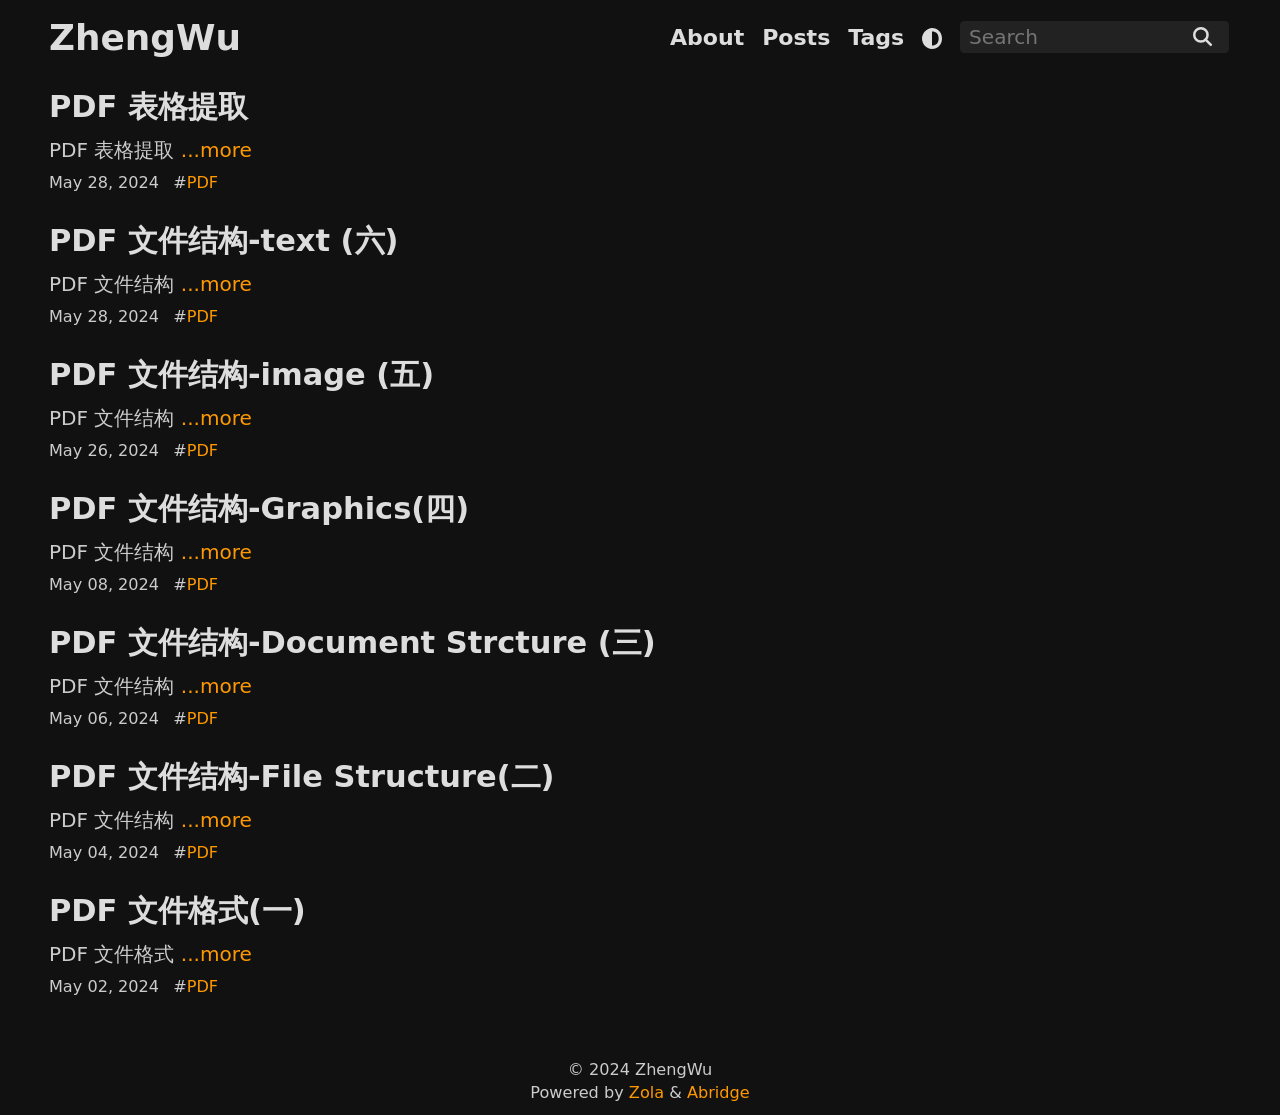
<file: index.html>
<!DOCTYPE html>
<html lang="en">
<head>
  <script src="https://rockyzhengwu.github.io/js/theme.min.js" integrity="sha384-pb++s6uBRKaQv+iAXpgA/H3IlpLZdO14tTwuCI7uXmz4aaZdByoCcM+6BhynMq/1"></script>
  <link rel="stylesheet" href="https://rockyzhengwu.github.io/abridge.css?h=05bba1e42abce3a1e3d2" />
  <meta charset="utf-8" />
  <meta http-equiv="x-ua-compatible" content="ie=edge" />
  <meta name="viewport" content="width=device-width, initial-scale=1" />
  <meta name="base" content="https://rockyzhengwu.github.io" />
  <meta name="HandheldFriendly" content="True" />
  <meta name="mobile-web-app-capable" content="yes" />
  <meta name="apple-mobile-web-app-capable" content="yes" />
  <meta name="apple-mobile-web-app-status-bar-style" content="default" />
  <link rel="preload" as="style" class="preStyle" href="https://rockyzhengwu.github.io/katex.min.css" integrity="sha384-ZPe7yZ91iWxYumsBEOn7ieg8q/o+qh/hQpSaPow8T6BwALcXSCS6C6fSRPIAnTQs" />
  <meta name="robots" content="index, follow" />
  <meta name="googlebot" content="index, follow, max-snippet:-1, max-image-preview:large, max-video-preview:-1" />
  <meta name="bingbot" content="index, follow, max-snippet:-1, max-image-preview:large, max-video-preview:-1" />
  <title>ZhengWu</title>
  <meta name="copyright" content="ZhengWu" />
  <meta name="description" content="" />
  <link rel="canonical" href="https://rockyzhengwu.github.io/" />
  <meta property="og:url" content="https://rockyzhengwu.github.io/" />
  <meta name="twitter:url" content="https://rockyzhengwu.github.io/" />
  <meta property="og:description" content="" />
  <meta name="twitter:description" content="" />
  <meta property="og:title" content="ZhengWu" />
  <meta name="twitter:title" content="ZhengWu" />
  <meta name="twitter:card" content="summary" />
  <meta property="og:site_name" content="ZhengWu" />
  <meta property="og:locale" content="en_US" />
  <meta property="og:type" content="website" />
  <meta property="og:updated_time" content="2023-05-15T07:07:00-07:00" />
  <script defer src="https://rockyzhengwu.github.io/js/prestyle.js?h=146f911a5e713e197057" integrity="sha384-6wbmVXuN+uOE0IR/CuCv4Xb2OtZHsboBoVmCp7ZrwOY6Z0NBOighQOCn+aWykf3n"></script>
  <script defer src="https://rockyzhengwu.github.io/js/theme_button.js?h=12a31e87fcbe7a55e953" integrity="sha384-UBxLGgFVZtEgNzOU3WqKoFT1oILftGjShFO4WIs1dO/jK7SNyz7BMYCYt5PffTxe"></script>
  <script defer src="https://rockyzhengwu.github.io/js/email.js?h=ee3dd742e11c5014fdef" integrity="sha384-y0LUfjslyVLYZvCOyhELpvKivlXAq27Vnbed54glXoe/pZSYS/Pfqghp/sQt1xcV"></script>
  <script defer src="https://rockyzhengwu.github.io/js/codecopy.js?h=0a54f99e682443925d3a" integrity="sha384-qssVvPpQgISh4PFkSBGTgXEMzuFO8Hat5m1MsdkpannoByWSTpLfBe4iEVl3+RiP"></script>
  <script defer src="https://rockyzhengwu.github.io/js/elasticlunr.min.js?h=4f648b9e42abdef9c436" integrity="sha384-Q8viz7rndi8MSNDtItDgVWNSrCumjepopRMlz2nElkWPRXDQAcfiZGJbrCJVXdtw"></script>
  <script defer src="https://rockyzhengwu.github.io/search_index.en.js?h=e78190633e46cb76bbac" integrity="sha384-IR7ZGJZXDHRVgf5EIMVcv+lnvEeXyKBLt8Gr+QpD2Se1kc1OH3Nk/MNvBvhIs2Mk"></script>
  <script defer src="https://rockyzhengwu.github.io/js/searchjava.js?h=0c21fd0f19dbcf307af5" integrity="sha384-aScgZbiqY56Pw6uIUDpeV8tyTYskJDbi097is1f7oHsc+251G6aX3HJDfJrGx3+Q"></script>
  <script defer src="https://rockyzhengwu.github.io/js/katexbundle.min.js?h=6299b774ae77579e4404" integrity="sha384-w2LtVhWr6g/pnU4E8ZCpuUruGnK6Kw2ykIJojhKGscTSRckItl1/sZigXdTjRkkI"></script>
  <noscript><link rel="stylesheet" href="https://rockyzhengwu.github.io/nojs.css" /></noscript>



<script async src="https://www.googletagmanager.com/gtag/js?id=G-CHCLQJ465V"></script>
<script>
  window.dataLayer = window.dataLayer || [];
  function gtag() {dataLayer.push(arguments);}
  gtag('js', new Date());

  gtag('config', 'G-CHCLQJ465V');
</script>
</head>
<body>
  <header>
    <nav>
      <div><h1><a href="https://rockyzhengwu.github.io" title="ZhengWu">ZhengWu</a></h1></div>
      <div>

        <div>
          <ul><li><a class="s110" href="https://rockyzhengwu.github.io/about/"> About </a></li><li><a class="s110" href="https://rockyzhengwu.github.io/archive/"> Posts </a></li><li><a class="s110" href="https://rockyzhengwu.github.io/tags/"> Tags </a></li><li><i type="reset" id="mode" class="js svgs adjust"></i></ul>
        </div>

        <div>
          <div>
            <form autocomplete=off class="js" name="goSearch" id="searchbox">
              <div class="searchd">
                <input id="searchinput" type="text" placeholder="Search" title="Search" />
                <button type="submit" title="Search" class="svgs search"></button>
              </div>
              <div class="results"><div id="suggestions"></div></div>
            </form>
          </div>
        </div>

      </div>
    </nav>
  </header>
  <main>
    <div>
      <article>
        <h1><span class="s85"><a href="https://rockyzhengwu.github.io/pdf-table-extract/">PDF 表格提取 </a></span></h1>
        <div class="sum">
        <p>
          PDF 表格提取
          <a href="https://rockyzhengwu.github.io/pdf-table-extract/">...more</a>
        </div>

        <span class="s90"> May 28, 2024 <span class="rpad"></span> #<a href="https://rockyzhengwu.github.io/tags/pdf/">PDF</a> </span>
      </article>
      <article>
        <h1><span class="s85"><a href="https://rockyzhengwu.github.io/pdf-text/">PDF 文件结构-text (六) </a></span></h1>
        <div class="sum">
        <p>
          PDF 文件结构
          <a href="https://rockyzhengwu.github.io/pdf-text/">...more</a>
        </div>

        <span class="s90"> May 28, 2024 <span class="rpad"></span> #<a href="https://rockyzhengwu.github.io/tags/pdf/">PDF</a> </span>
      </article>
      <article>
        <h1><span class="s85"><a href="https://rockyzhengwu.github.io/pdf-image/">PDF 文件结构-image (五) </a></span></h1>
        <div class="sum">
        <p>
          PDF 文件结构
          <a href="https://rockyzhengwu.github.io/pdf-image/">...more</a>
        </div>

        <span class="s90"> May 26, 2024 <span class="rpad"></span> #<a href="https://rockyzhengwu.github.io/tags/pdf/">PDF</a> </span>
      </article>
      <article>
        <h1><span class="s85"><a href="https://rockyzhengwu.github.io/pdf-graphics/">PDF 文件结构-Graphics(四) </a></span></h1>
        <div class="sum">
        <p>
          PDF 文件结构
          <a href="https://rockyzhengwu.github.io/pdf-graphics/">...more</a>
        </div>

        <span class="s90"> May 08, 2024 <span class="rpad"></span> #<a href="https://rockyzhengwu.github.io/tags/pdf/">PDF</a> </span>
      </article>
      <article>
        <h1><span class="s85"><a href="https://rockyzhengwu.github.io/pdf-document-structure/">PDF 文件结构-Document Strcture (三) </a></span></h1>
        <div class="sum">
        <p>
          PDF 文件结构
          <a href="https://rockyzhengwu.github.io/pdf-document-structure/">...more</a>
        </div>

        <span class="s90"> May 06, 2024 <span class="rpad"></span> #<a href="https://rockyzhengwu.github.io/tags/pdf/">PDF</a> </span>
      </article>
      <article>
        <h1><span class="s85"><a href="https://rockyzhengwu.github.io/pdf-file-structure/">PDF 文件结构-File Structure(二) </a></span></h1>
        <div class="sum">
        <p>
          PDF 文件结构
          <a href="https://rockyzhengwu.github.io/pdf-file-structure/">...more</a>
        </div>

        <span class="s90"> May 04, 2024 <span class="rpad"></span> #<a href="https://rockyzhengwu.github.io/tags/pdf/">PDF</a> </span>
      </article>
      <article>
        <h1><span class="s85"><a href="https://rockyzhengwu.github.io/pdf-overview/">PDF 文件格式(一) </a></span></h1>
        <div class="sum">
        <p>
          PDF 文件格式
          <a href="https://rockyzhengwu.github.io/pdf-overview/">...more</a>
        </div>

        <span class="s90"> May 02, 2024 <span class="rpad"></span> #<a href="https://rockyzhengwu.github.io/tags/pdf/">PDF</a> </span>
      </article>
    </div>
  </main>
  <footer>
    <div class="c">
      <nav><div><a href="https://twitter.com/zhengfivefive/" target="_blank" title="Twitter"><i type="Button" class="svg twitter" title="Twitter"></i></a><a href="https://github.com/rockyzhengwu/" target="_blank" title="Github"><i type="Button" class="svg github" title="Github"></i></a></div></nav>
      <p class="s90"> &copy; <span id="year">2024</span> ZhengWu</p>
      <p class="s90">Powered by <a href="https://www.getzola.org/" target="_blank">Zola</a> & <a href="https://github.com/jieiku/abridge/" target="_blank">Abridge</a></p>
    </div>
  </footer>
</body>
</html>
</file>
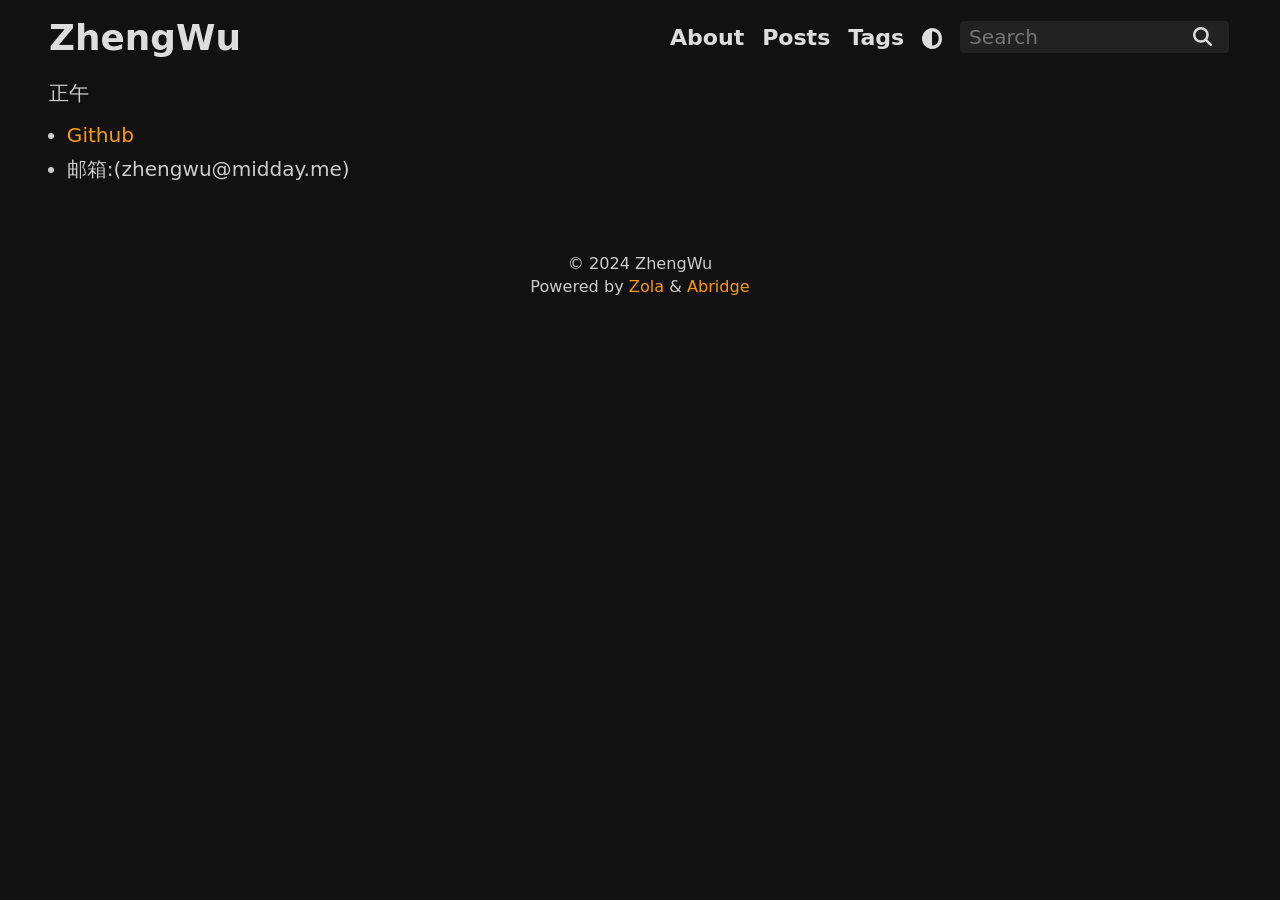
<file: about/index.html>
<!DOCTYPE html>
<html lang="en">
<head>
  <script src="https://rockyzhengwu.github.io/js/theme.min.js" integrity="sha384-pb++s6uBRKaQv+iAXpgA/H3IlpLZdO14tTwuCI7uXmz4aaZdByoCcM+6BhynMq/1"></script>
  <link rel="stylesheet" href="https://rockyzhengwu.github.io/abridge.css?h=05bba1e42abce3a1e3d2" />
  <meta charset="utf-8" />
  <meta http-equiv="x-ua-compatible" content="ie=edge" />
  <meta name="viewport" content="width=device-width, initial-scale=1" />
  <meta name="base" content="https://rockyzhengwu.github.io" />
  <meta name="HandheldFriendly" content="True" />
  <meta name="mobile-web-app-capable" content="yes" />
  <meta name="apple-mobile-web-app-capable" content="yes" />
  <meta name="apple-mobile-web-app-status-bar-style" content="default" />
  <link rel="preload" as="style" class="preStyle" href="https://rockyzhengwu.github.io/katex.min.css" integrity="sha384-ZPe7yZ91iWxYumsBEOn7ieg8q/o+qh/hQpSaPow8T6BwALcXSCS6C6fSRPIAnTQs" />
  <meta name="robots" content="index, follow" />
  <meta name="googlebot" content="index, follow, max-snippet:-1, max-image-preview:large, max-video-preview:-1" />
  <meta name="bingbot" content="index, follow, max-snippet:-1, max-image-preview:large, max-video-preview:-1" />
  <title>About | ZhengWu</title>
  <meta name="copyright" content="ZhengWu" />
  <meta name="description" content="" />
  <link rel="canonical" href="https://rockyzhengwu.github.io/about/" />
  <meta property="og:url" content="https://rockyzhengwu.github.io/about/" />
  <meta name="twitter:url" content="https://rockyzhengwu.github.io/about/" />
  <meta property="og:description" content="" />
  <meta name="twitter:description" content="" />
  <meta property="og:title" content="About | ZhengWu" />
  <meta name="twitter:title" content="About | ZhengWu" />
  <meta name="twitter:card" content="summary" />
  <meta property="og:site_name" content="ZhengWu" />
  <meta property="og:locale" content="en_US" />
  <meta property="og:type" content="website" />
  <meta property="og:updated_time" content="2023-05-15T07:07:00-07:00" />
  <script defer src="https://rockyzhengwu.github.io/js/prestyle.js?h=146f911a5e713e197057" integrity="sha384-6wbmVXuN+uOE0IR/CuCv4Xb2OtZHsboBoVmCp7ZrwOY6Z0NBOighQOCn+aWykf3n"></script>
  <script defer src="https://rockyzhengwu.github.io/js/theme_button.js?h=12a31e87fcbe7a55e953" integrity="sha384-UBxLGgFVZtEgNzOU3WqKoFT1oILftGjShFO4WIs1dO/jK7SNyz7BMYCYt5PffTxe"></script>
  <script defer src="https://rockyzhengwu.github.io/js/email.js?h=ee3dd742e11c5014fdef" integrity="sha384-y0LUfjslyVLYZvCOyhELpvKivlXAq27Vnbed54glXoe/pZSYS/Pfqghp/sQt1xcV"></script>
  <script defer src="https://rockyzhengwu.github.io/js/codecopy.js?h=0a54f99e682443925d3a" integrity="sha384-qssVvPpQgISh4PFkSBGTgXEMzuFO8Hat5m1MsdkpannoByWSTpLfBe4iEVl3+RiP"></script>
  <script defer src="https://rockyzhengwu.github.io/js/elasticlunr.min.js?h=4f648b9e42abdef9c436" integrity="sha384-Q8viz7rndi8MSNDtItDgVWNSrCumjepopRMlz2nElkWPRXDQAcfiZGJbrCJVXdtw"></script>
  <script defer src="https://rockyzhengwu.github.io/search_index.en.js?h=e78190633e46cb76bbac" integrity="sha384-IR7ZGJZXDHRVgf5EIMVcv+lnvEeXyKBLt8Gr+QpD2Se1kc1OH3Nk/MNvBvhIs2Mk"></script>
  <script defer src="https://rockyzhengwu.github.io/js/searchjava.js?h=0c21fd0f19dbcf307af5" integrity="sha384-aScgZbiqY56Pw6uIUDpeV8tyTYskJDbi097is1f7oHsc+251G6aX3HJDfJrGx3+Q"></script>
  <script defer src="https://rockyzhengwu.github.io/js/katexbundle.min.js?h=6299b774ae77579e4404" integrity="sha384-w2LtVhWr6g/pnU4E8ZCpuUruGnK6Kw2ykIJojhKGscTSRckItl1/sZigXdTjRkkI"></script>
  <noscript><link rel="stylesheet" href="https://rockyzhengwu.github.io/nojs.css" /></noscript>



<script async src="https://www.googletagmanager.com/gtag/js?id=G-CHCLQJ465V"></script>
<script>
  window.dataLayer = window.dataLayer || [];
  function gtag() {dataLayer.push(arguments);}
  gtag('js', new Date());

  gtag('config', 'G-CHCLQJ465V');
</script>
</head>
<body>
  <header>
    <nav>
      <div><h1><a href="https://rockyzhengwu.github.io" title="ZhengWu">ZhengWu</a></h1></div>
      <div>

        <div>
          <ul><li><a class="s110" href="https://rockyzhengwu.github.io/about/"> About </a></li><li><a class="s110" href="https://rockyzhengwu.github.io/archive/"> Posts </a></li><li><a class="s110" href="https://rockyzhengwu.github.io/tags/"> Tags </a></li><li><i type="reset" id="mode" class="js svgs adjust"></i></ul>
        </div>

        <div>
          <div>
            <form autocomplete=off class="js" name="goSearch" id="searchbox">
              <div class="searchd">
                <input id="searchinput" type="text" placeholder="Search" title="Search" />
                <button type="submit" title="Search" class="svgs search"></button>
              </div>
              <div class="results"><div id="suggestions"></div></div>
            </form>
          </div>
        </div>

      </div>
    </nav>
  </header>
  <main>
    <div>
<p>正午</p>
<ul>
<li><a rel="noopener" target="_blank" href="https://github.com/rockyzhengwu">Github</a> </li>
<li>邮箱:(zhengwu@midday.me)</li>
</ul>

    </div>
  </main>
  <footer>
    <div class="c">
      <nav><div><a href="https://twitter.com/zhengfivefive/" target="_blank" title="Twitter"><i type="Button" class="svg twitter" title="Twitter"></i></a><a href="https://github.com/rockyzhengwu/" target="_blank" title="Github"><i type="Button" class="svg github" title="Github"></i></a></div></nav>
      <p class="s90"> &copy; <span id="year">2024</span> ZhengWu</p>
      <p class="s90">Powered by <a href="https://www.getzola.org/" target="_blank">Zola</a> & <a href="https://github.com/jieiku/abridge/" target="_blank">Abridge</a></p>
    </div>
  </footer>
</body>
</html>
</file>
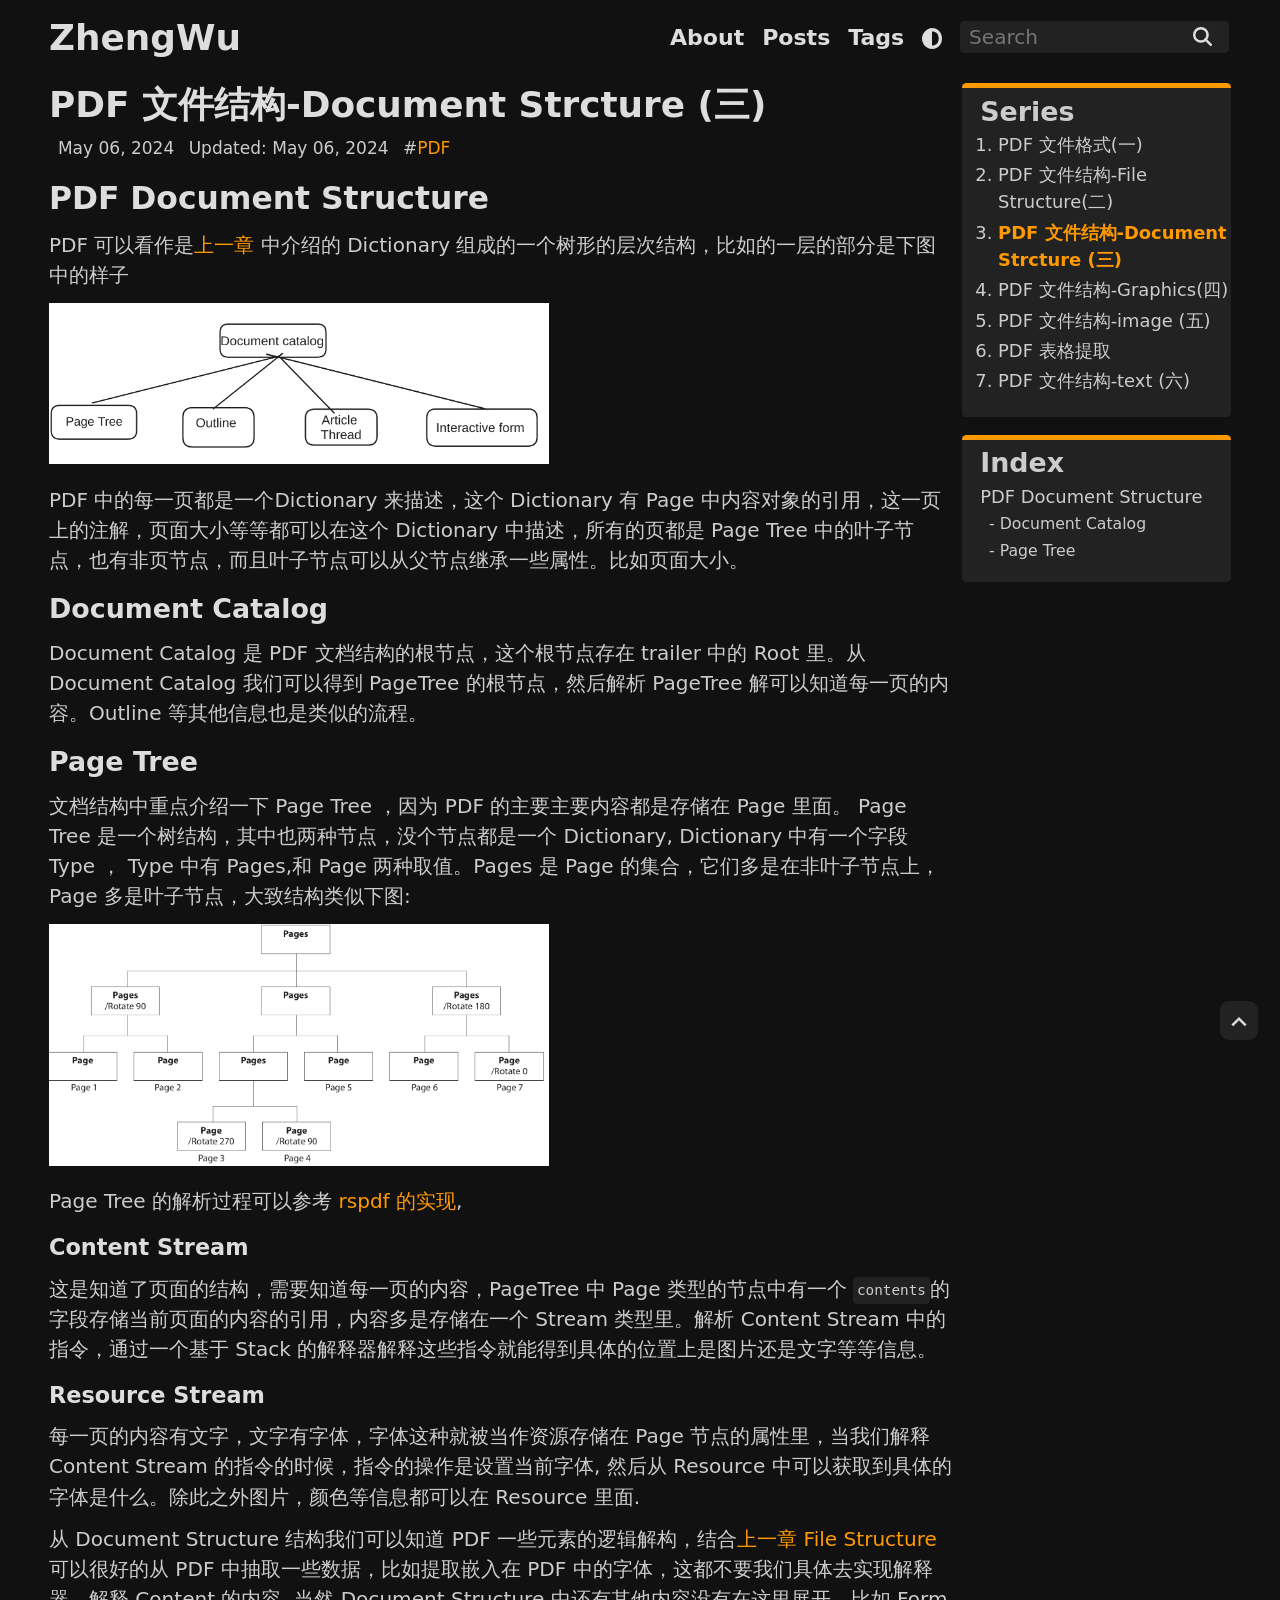
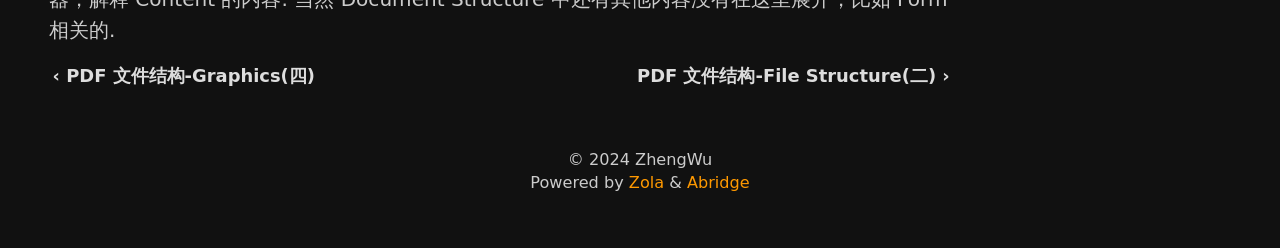
<file: pdf-document-structure/index.html>
<!DOCTYPE html>
<html lang="en">
<head>
  <script src="https://rockyzhengwu.github.io/js/theme.min.js" integrity="sha384-pb++s6uBRKaQv+iAXpgA/H3IlpLZdO14tTwuCI7uXmz4aaZdByoCcM+6BhynMq/1"></script>
  <link rel="stylesheet" href="https://rockyzhengwu.github.io/abridge.css?h=05bba1e42abce3a1e3d2" />
  <meta charset="utf-8" />
  <meta http-equiv="x-ua-compatible" content="ie=edge" />
  <meta name="viewport" content="width=device-width, initial-scale=1" />
  <meta name="base" content="https://rockyzhengwu.github.io" />
  <meta name="HandheldFriendly" content="True" />
  <meta name="mobile-web-app-capable" content="yes" />
  <meta name="apple-mobile-web-app-capable" content="yes" />
  <meta name="apple-mobile-web-app-status-bar-style" content="default" />
  <link rel="preload" as="style" class="preStyle" href="https://rockyzhengwu.github.io/katex.min.css" integrity="sha384-ZPe7yZ91iWxYumsBEOn7ieg8q/o+qh/hQpSaPow8T6BwALcXSCS6C6fSRPIAnTQs" />
  <meta name="robots" content="index, follow" />
  <meta name="googlebot" content="index, follow, max-snippet:-1, max-image-preview:large, max-video-preview:-1" />
  <meta name="bingbot" content="index, follow, max-snippet:-1, max-image-preview:large, max-video-preview:-1" />
  <title>PDF 文件结构-Document Strcture (三)  | ZhengWu</title>
  <meta name="copyright" content="ZhengWu" />
  <meta name="description" content="PDF 文件结构" />
  <link rel="canonical" href="https://rockyzhengwu.github.io/pdf-document-structure/" />
  <meta name="keywords" content="PDF" />
  <meta property="og:url" content="https://rockyzhengwu.github.io/pdf-document-structure/" />
  <meta name="twitter:url" content="https://rockyzhengwu.github.io/pdf-document-structure/" />
  <meta property="og:description" content="PDF 文件结构" />
  <meta name="twitter:description" content="PDF 文件结构" />
  <meta property="og:title" content="PDF 文件结构-Document Strcture (三)  | ZhengWu" />
  <meta name="twitter:title" content="PDF 文件结构-Document Strcture (三)  | ZhengWu" />
  <meta name="twitter:card" content="summary" />
  <meta property="og:site_name" content="ZhengWu" />
  <meta property="og:locale" content="en_US" />
  <meta property="og:type" content="website" />
  <meta property="og:updated_time" content="2024-05-06" />
  <script defer src="https://rockyzhengwu.github.io/js/prestyle.js?h=146f911a5e713e197057" integrity="sha384-6wbmVXuN+uOE0IR/CuCv4Xb2OtZHsboBoVmCp7ZrwOY6Z0NBOighQOCn+aWykf3n"></script>
  <script defer src="https://rockyzhengwu.github.io/js/theme_button.js?h=12a31e87fcbe7a55e953" integrity="sha384-UBxLGgFVZtEgNzOU3WqKoFT1oILftGjShFO4WIs1dO/jK7SNyz7BMYCYt5PffTxe"></script>
  <script defer src="https://rockyzhengwu.github.io/js/email.js?h=ee3dd742e11c5014fdef" integrity="sha384-y0LUfjslyVLYZvCOyhELpvKivlXAq27Vnbed54glXoe/pZSYS/Pfqghp/sQt1xcV"></script>
  <script defer src="https://rockyzhengwu.github.io/js/codecopy.js?h=0a54f99e682443925d3a" integrity="sha384-qssVvPpQgISh4PFkSBGTgXEMzuFO8Hat5m1MsdkpannoByWSTpLfBe4iEVl3+RiP"></script>
  <script defer src="https://rockyzhengwu.github.io/js/elasticlunr.min.js?h=4f648b9e42abdef9c436" integrity="sha384-Q8viz7rndi8MSNDtItDgVWNSrCumjepopRMlz2nElkWPRXDQAcfiZGJbrCJVXdtw"></script>
  <script defer src="https://rockyzhengwu.github.io/search_index.en.js?h=e78190633e46cb76bbac" integrity="sha384-IR7ZGJZXDHRVgf5EIMVcv+lnvEeXyKBLt8Gr+QpD2Se1kc1OH3Nk/MNvBvhIs2Mk"></script>
  <script defer src="https://rockyzhengwu.github.io/js/searchjava.js?h=0c21fd0f19dbcf307af5" integrity="sha384-aScgZbiqY56Pw6uIUDpeV8tyTYskJDbi097is1f7oHsc+251G6aX3HJDfJrGx3+Q"></script>
  <script defer src="https://rockyzhengwu.github.io/js/katexbundle.min.js?h=6299b774ae77579e4404" integrity="sha384-w2LtVhWr6g/pnU4E8ZCpuUruGnK6Kw2ykIJojhKGscTSRckItl1/sZigXdTjRkkI"></script>
  <noscript><link rel="stylesheet" href="https://rockyzhengwu.github.io/nojs.css" /></noscript>



<script async src="https://www.googletagmanager.com/gtag/js?id=G-CHCLQJ465V"></script>
<script>
  window.dataLayer = window.dataLayer || [];
  function gtag() {dataLayer.push(arguments);}
  gtag('js', new Date());

  gtag('config', 'G-CHCLQJ465V');
</script>
</head>
<body>
  <header>
    <nav>
      <div><h1><a href="https://rockyzhengwu.github.io" title="ZhengWu">ZhengWu</a></h1></div>
      <div>

        <div>
          <ul><li><a class="s110" href="https://rockyzhengwu.github.io/about/"> About </a></li><li><a class="s110" href="https://rockyzhengwu.github.io/archive/"> Posts </a></li><li><a class="s110" href="https://rockyzhengwu.github.io/tags/"> Tags </a></li><li><i type="reset" id="mode" class="js svgs adjust"></i></ul>
        </div>

        <div>
          <div>
            <form autocomplete=off class="js" name="goSearch" id="searchbox">
              <div class="searchd">
                <input id="searchinput" type="text" placeholder="Search" title="Search" />
                <button type="submit" title="Search" class="svgs search"></button>
              </div>
              <div class="results"><div id="suggestions"></div></div>
            </form>
          </div>
        </div>

      </div>
    </nav>
  </header>
  <main>
    <article>
      <h1><a href="https://rockyzhengwu.github.io/pdf-document-structure/">PDF 文件结构-Document Strcture (三) </a></h1>

      <span class="s95"> <span class="rpad"></span> May 06, 2024 <span class="rpad"></span>Updated: May 06, 2024 <span class="rpad"></span> #<a href="https://rockyzhengwu.github.io/tags/pdf/">PDF</a> </span>

    
        <div class="block">
      <div class="blockdiv">
        <a class="b s150" href="https://rockyzhengwu.github.io/tags/pdf/">PDF (Series)</a>
        <ol>
            <li><a href="https://rockyzhengwu.github.io/pdf-overview/">PDF 文件格式(一) </a></li>
            <li><a href="https://rockyzhengwu.github.io/pdf-file-structure/">PDF 文件结构-File Structure(二) </a></li>
            <li><a class="scur" href="https://rockyzhengwu.github.io/pdf-document-structure/">PDF 文件结构-Document Strcture (三) </a></li> 
          
            <li><a href="https://rockyzhengwu.github.io/pdf-graphics/">PDF 文件结构-Graphics(四) </a></li>
            <li><a href="https://rockyzhengwu.github.io/pdf-image/">PDF 文件结构-image (五) </a></li>
            <li><a href="https://rockyzhengwu.github.io/pdf-table-extract/">PDF 表格提取 </a></li>
            <li><a href="https://rockyzhengwu.github.io/pdf-text/">PDF 文件结构-text (六) </a></li>
        </ol>
      </div>
    </div>


<h2 id="pdf-document-structure">PDF Document Structure</h2>
<p>PDF 可以看作是<a rel="noopener" target="_blank" href="https://rockyzhengwu.github.io/pdf-file-structure/">上一章</a>  中介绍的 Dictionary 组成的一个树形的层次结构，比如的一层的部分是下图中的样子</p>
<p><a href="https://rockyzhengwu.github.io/pdf-document-structure/./document_structure.png"><img src="./document_structure.png" width="500"/></a></p>
<p>PDF 中的每一页都是一个Dictionary 来描述，这个 Dictionary 有 Page 中内容对象的引用，这一页上的注解，页面大小等等都可以在这个 Dictionary 中描述，所有的页都是 Page Tree 中的叶子节点，也有非页节点，而且叶子节点可以从父节点继承一些属性。比如页面大小。</p>
<h3 id="document-catalog">Document Catalog</h3>
<p>Document Catalog 是 PDF 文档结构的根节点，这个根节点存在 trailer 中的 Root 里。从 Document Catalog 我们可以得到 PageTree 的根节点，然后解析 PageTree 解可以知道每一页的内容。Outline 等其他信息也是类似的流程。</p>
<h3 id="page-tree">Page Tree</h3>
<p>文档结构中重点介绍一下 Page Tree ，因为 PDF 的主要主要内容都是存储在 Page 里面。
Page Tree 是一个树结构，其中也两种节点，没个节点都是一个 Dictionary, Dictionary 中有一个字段 Type ， Type 中有 Pages,和 Page 两种取值。Pages 是 Page 的集合，它们多是在非叶子节点上，Page 多是叶子节点，大致结构类似下图:</p>
<p><a href="https://rockyzhengwu.github.io/pdf-document-structure/./page_tree.png"><img src="./page_tree.png" width="500"/></a></p>
<p>Page Tree 的解析过程可以参考 <a rel="noopener" target="_blank" href="https://github.com/rockyzhengwu/rspdf/blob/main/pdf/src/pagetree.rs">rspdf 的实现</a>, </p>
<h4 id="content-stream">Content Stream</h4>
<p>这是知道了页面的结构，需要知道每一页的内容，PageTree 中 Page 类型的节点中有一个 <code>contents</code>的字段存储当前页面的内容的引用，内容多是存储在一个 Stream 类型里。解析 Content Stream 中的指令，通过一个基于 Stack 的解释器解释这些指令就能得到具体的位置上是图片还是文字等等信息。</p>
<h4 id="resource-stream">Resource Stream</h4>
<p>每一页的内容有文字，文字有字体，字体这种就被当作资源存储在 Page 节点的属性里，当我们解释 Content Stream 的指令的时候，指令的操作是设置当前字体, 然后从 Resource 中可以获取到具体的字体是什么。除此之外图片，颜色等信息都可以在 Resource 里面.</p>
<p>从 Document Structure 结构我们可以知道 PDF 一些元素的逻辑解构，结合<a rel="noopener" target="_blank" href="https://rockyzhengwu.github.io/pdf-file-structure/">上一章 File Structure </a> 可以很好的从 PDF 中抽取一些数据，比如提取嵌入在 PDF 中的字体，这都不要我们具体去实现解释器，解释 Content  的内容.
当然 Document Structure 中还有其他内容没有在这里展开，比如 Form 相关的.</p>

      <nav>
        <div>
          <a href="https://rockyzhengwu.github.io/pdf-graphics/">&#8249; PDF 文件结构-Graphics(四) </a>
        </div>
        <div>
          <a href="https://rockyzhengwu.github.io/pdf-file-structure/"> PDF 文件结构-File Structure(二)  &#8250;</a>
        </div>
      </nav>
    </article>

    <div class="sblock">
      <div class="blockdiv">
        <a class="b s150" href="https://rockyzhengwu.github.io/tags/pdf/">Series</a>
        <ol>
            
      <li><a href="https://rockyzhengwu.github.io/pdf-overview/">PDF 文件格式(一) </a></li>
            
      <li><a href="https://rockyzhengwu.github.io/pdf-file-structure/">PDF 文件结构-File Structure(二) </a></li>
            
      <li><a class="scur" href="https://rockyzhengwu.github.io/pdf-document-structure/">PDF 文件结构-Document Strcture (三) </a></li>
    
            
      <li><a href="https://rockyzhengwu.github.io/pdf-graphics/">PDF 文件结构-Graphics(四) </a></li>
            
      <li><a href="https://rockyzhengwu.github.io/pdf-image/">PDF 文件结构-image (五) </a></li>
            
      <li><a href="https://rockyzhengwu.github.io/pdf-table-extract/">PDF 表格提取 </a></li>
            
      <li><a href="https://rockyzhengwu.github.io/pdf-text/">PDF 文件结构-text (六) </a></li>
        </ol>
      </div>

      <div class="blockdiv sticky">
        <a class="b s150" href="#">Index</a>
        <div>
          <a href="#pdf-document-structure">PDF Document Structure</a>
        </div>
        <div class="hpad">
          <a href="#document-catalog"><small>- Document Catalog</small></a>
        </div>
        <div class="hpad">
          <a href="#page-tree"><small>- Page Tree</small></a>
        </div>
      </div>
    </div>
  </main>
  <footer>
    <div class="c">
      <nav><div><a href="https://twitter.com/zhengfivefive/" target="_blank" title="Twitter"><i type="Button" class="svg twitter" title="Twitter"></i></a><a href="https://github.com/rockyzhengwu/" target="_blank" title="Github"><i type="Button" class="svg github" title="Github"></i></a></div></nav>
      <p class="s90"> &copy; <span id="year">2024</span> ZhengWu</p>
      <p class="s90">Powered by <a href="https://www.getzola.org/" target="_blank">Zola</a> & <a href="https://github.com/jieiku/abridge/" target="_blank">Abridge</a></p>
    </div>
  </footer><span class="topout">
<span class="topleft"> </span><a href="#" class="top" title="Back to Top"><i class="svgs svgh angu"></i></a>
</span>
</body>
</html>
</file>
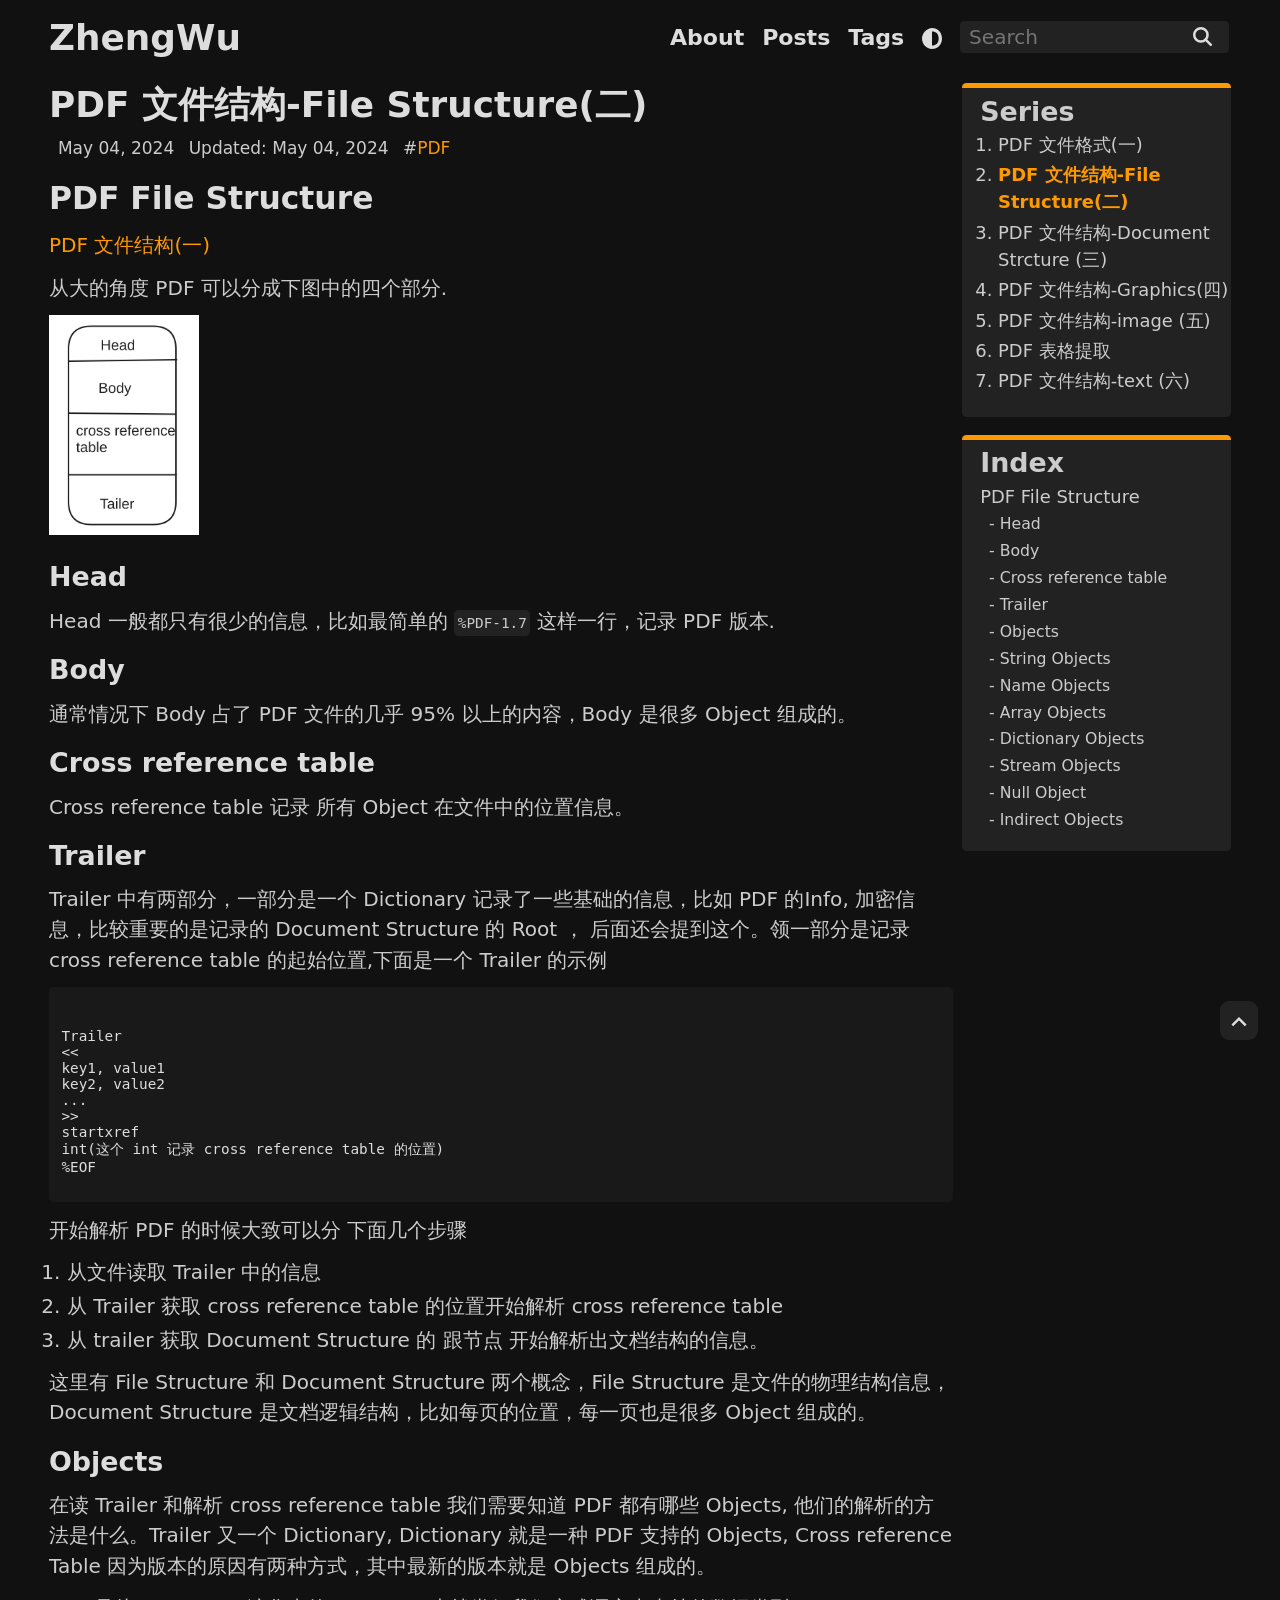
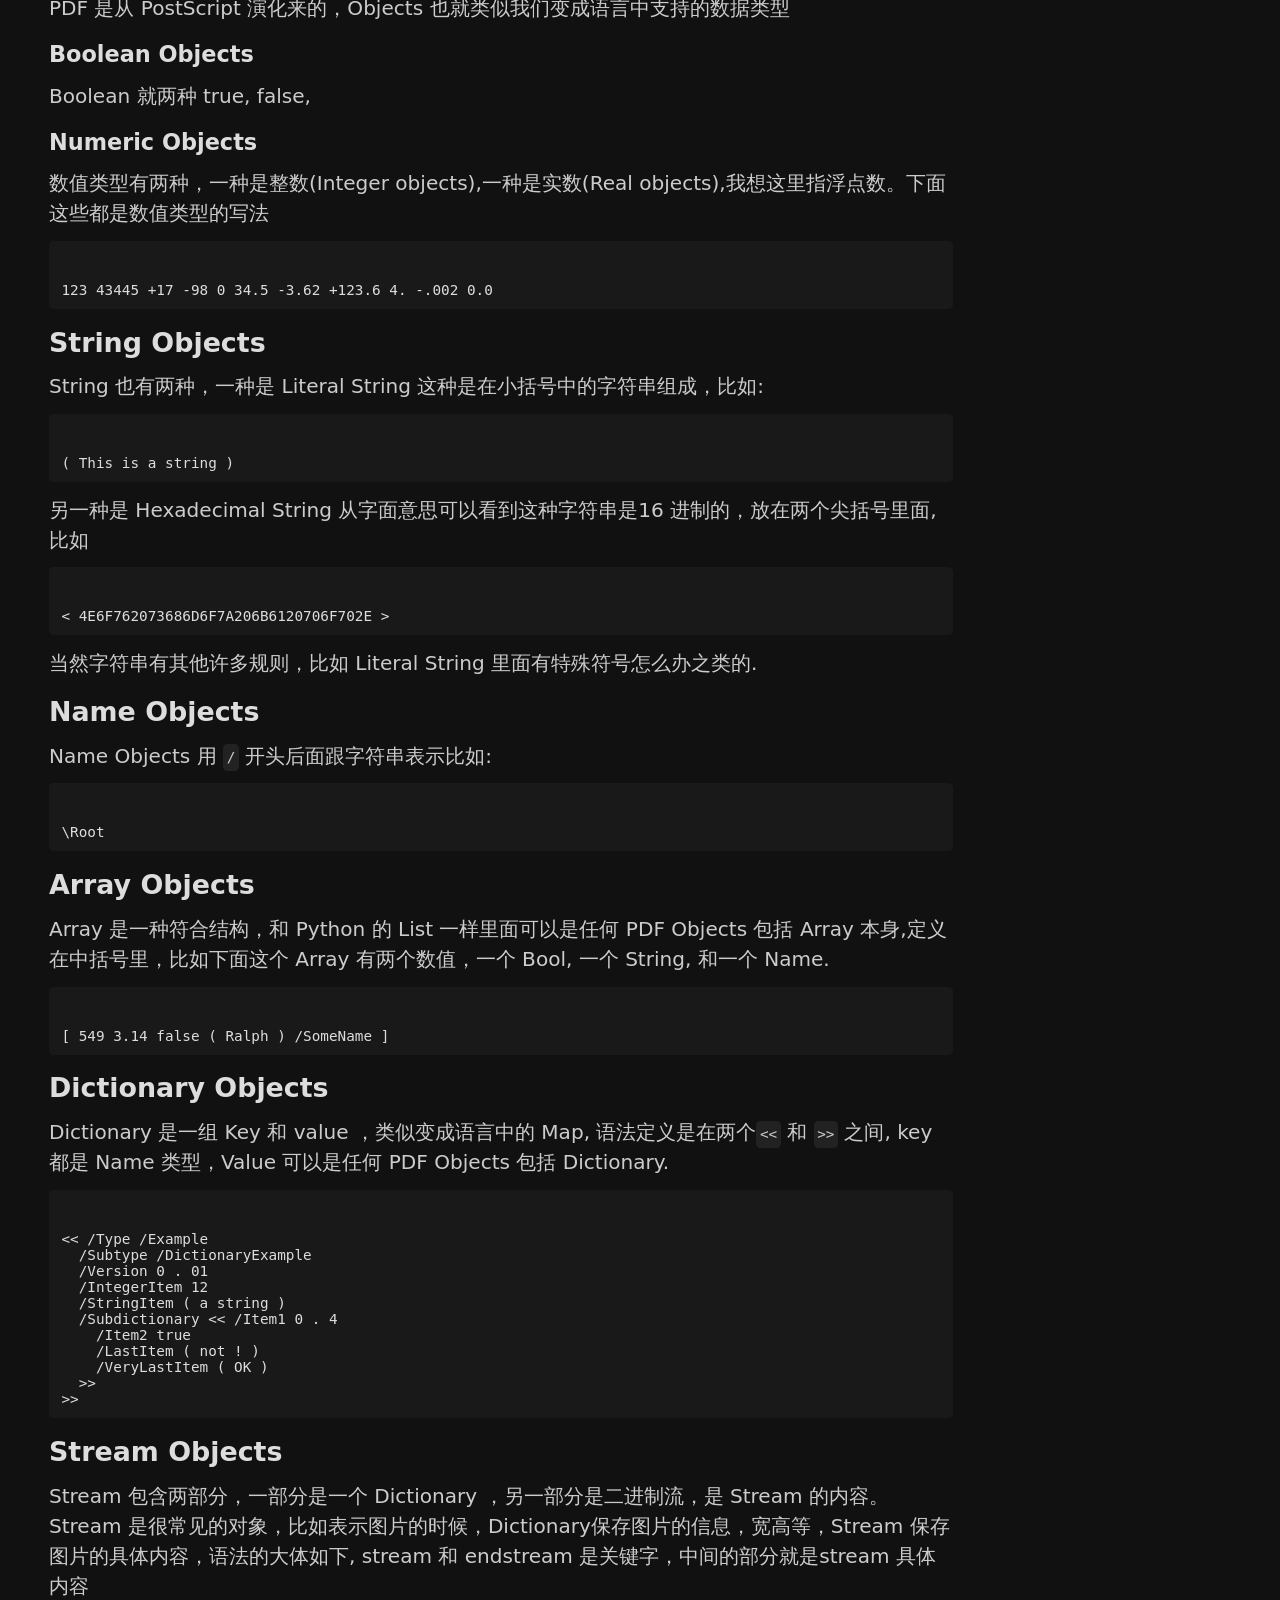
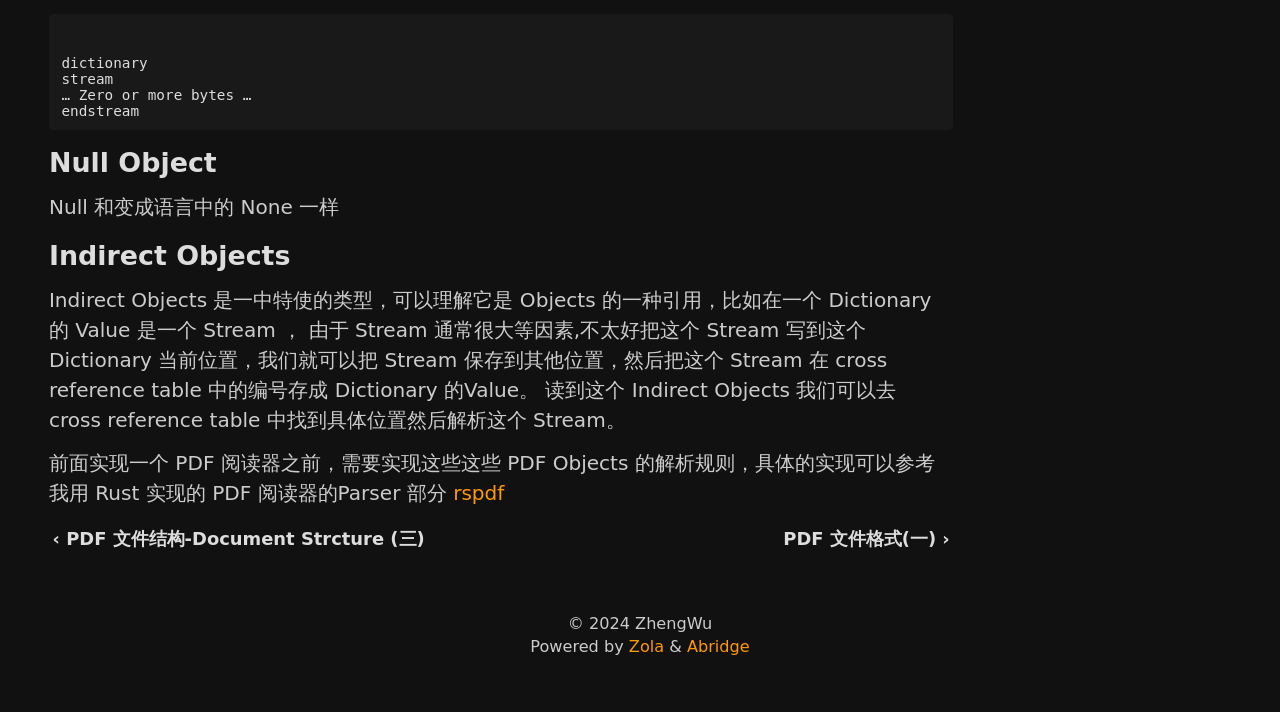
<file: pdf-file-structure/index.html>
<!DOCTYPE html>
<html lang="en">
<head>
  <script src="https://rockyzhengwu.github.io/js/theme.min.js" integrity="sha384-pb++s6uBRKaQv+iAXpgA/H3IlpLZdO14tTwuCI7uXmz4aaZdByoCcM+6BhynMq/1"></script>
  <link rel="stylesheet" href="https://rockyzhengwu.github.io/abridge.css?h=05bba1e42abce3a1e3d2" />
  <meta charset="utf-8" />
  <meta http-equiv="x-ua-compatible" content="ie=edge" />
  <meta name="viewport" content="width=device-width, initial-scale=1" />
  <meta name="base" content="https://rockyzhengwu.github.io" />
  <meta name="HandheldFriendly" content="True" />
  <meta name="mobile-web-app-capable" content="yes" />
  <meta name="apple-mobile-web-app-capable" content="yes" />
  <meta name="apple-mobile-web-app-status-bar-style" content="default" />
  <link rel="preload" as="style" class="preStyle" href="https://rockyzhengwu.github.io/katex.min.css" integrity="sha384-ZPe7yZ91iWxYumsBEOn7ieg8q/o+qh/hQpSaPow8T6BwALcXSCS6C6fSRPIAnTQs" />
  <meta name="robots" content="index, follow" />
  <meta name="googlebot" content="index, follow, max-snippet:-1, max-image-preview:large, max-video-preview:-1" />
  <meta name="bingbot" content="index, follow, max-snippet:-1, max-image-preview:large, max-video-preview:-1" />
  <title>PDF 文件结构-File Structure(二)  | ZhengWu</title>
  <meta name="copyright" content="ZhengWu" />
  <meta name="description" content="PDF 文件结构" />
  <link rel="canonical" href="https://rockyzhengwu.github.io/pdf-file-structure/" />
  <meta name="keywords" content="PDF" />
  <meta property="og:url" content="https://rockyzhengwu.github.io/pdf-file-structure/" />
  <meta name="twitter:url" content="https://rockyzhengwu.github.io/pdf-file-structure/" />
  <meta property="og:description" content="PDF 文件结构" />
  <meta name="twitter:description" content="PDF 文件结构" />
  <meta property="og:title" content="PDF 文件结构-File Structure(二)  | ZhengWu" />
  <meta name="twitter:title" content="PDF 文件结构-File Structure(二)  | ZhengWu" />
  <meta name="twitter:card" content="summary" />
  <meta property="og:site_name" content="ZhengWu" />
  <meta property="og:locale" content="en_US" />
  <meta property="og:type" content="website" />
  <meta property="og:updated_time" content="2024-05-04" />
  <script defer src="https://rockyzhengwu.github.io/js/prestyle.js?h=146f911a5e713e197057" integrity="sha384-6wbmVXuN+uOE0IR/CuCv4Xb2OtZHsboBoVmCp7ZrwOY6Z0NBOighQOCn+aWykf3n"></script>
  <script defer src="https://rockyzhengwu.github.io/js/theme_button.js?h=12a31e87fcbe7a55e953" integrity="sha384-UBxLGgFVZtEgNzOU3WqKoFT1oILftGjShFO4WIs1dO/jK7SNyz7BMYCYt5PffTxe"></script>
  <script defer src="https://rockyzhengwu.github.io/js/email.js?h=ee3dd742e11c5014fdef" integrity="sha384-y0LUfjslyVLYZvCOyhELpvKivlXAq27Vnbed54glXoe/pZSYS/Pfqghp/sQt1xcV"></script>
  <script defer src="https://rockyzhengwu.github.io/js/codecopy.js?h=0a54f99e682443925d3a" integrity="sha384-qssVvPpQgISh4PFkSBGTgXEMzuFO8Hat5m1MsdkpannoByWSTpLfBe4iEVl3+RiP"></script>
  <script defer src="https://rockyzhengwu.github.io/js/elasticlunr.min.js?h=4f648b9e42abdef9c436" integrity="sha384-Q8viz7rndi8MSNDtItDgVWNSrCumjepopRMlz2nElkWPRXDQAcfiZGJbrCJVXdtw"></script>
  <script defer src="https://rockyzhengwu.github.io/search_index.en.js?h=e78190633e46cb76bbac" integrity="sha384-IR7ZGJZXDHRVgf5EIMVcv+lnvEeXyKBLt8Gr+QpD2Se1kc1OH3Nk/MNvBvhIs2Mk"></script>
  <script defer src="https://rockyzhengwu.github.io/js/searchjava.js?h=0c21fd0f19dbcf307af5" integrity="sha384-aScgZbiqY56Pw6uIUDpeV8tyTYskJDbi097is1f7oHsc+251G6aX3HJDfJrGx3+Q"></script>
  <script defer src="https://rockyzhengwu.github.io/js/katexbundle.min.js?h=6299b774ae77579e4404" integrity="sha384-w2LtVhWr6g/pnU4E8ZCpuUruGnK6Kw2ykIJojhKGscTSRckItl1/sZigXdTjRkkI"></script>
  <noscript><link rel="stylesheet" href="https://rockyzhengwu.github.io/nojs.css" /></noscript>



<script async src="https://www.googletagmanager.com/gtag/js?id=G-CHCLQJ465V"></script>
<script>
  window.dataLayer = window.dataLayer || [];
  function gtag() {dataLayer.push(arguments);}
  gtag('js', new Date());

  gtag('config', 'G-CHCLQJ465V');
</script>
</head>
<body>
  <header>
    <nav>
      <div><h1><a href="https://rockyzhengwu.github.io" title="ZhengWu">ZhengWu</a></h1></div>
      <div>

        <div>
          <ul><li><a class="s110" href="https://rockyzhengwu.github.io/about/"> About </a></li><li><a class="s110" href="https://rockyzhengwu.github.io/archive/"> Posts </a></li><li><a class="s110" href="https://rockyzhengwu.github.io/tags/"> Tags </a></li><li><i type="reset" id="mode" class="js svgs adjust"></i></ul>
        </div>

        <div>
          <div>
            <form autocomplete=off class="js" name="goSearch" id="searchbox">
              <div class="searchd">
                <input id="searchinput" type="text" placeholder="Search" title="Search" />
                <button type="submit" title="Search" class="svgs search"></button>
              </div>
              <div class="results"><div id="suggestions"></div></div>
            </form>
          </div>
        </div>

      </div>
    </nav>
  </header>
  <main>
    <article>
      <h1><a href="https://rockyzhengwu.github.io/pdf-file-structure/">PDF 文件结构-File Structure(二) </a></h1>

      <span class="s95"> <span class="rpad"></span> May 04, 2024 <span class="rpad"></span>Updated: May 04, 2024 <span class="rpad"></span> #<a href="https://rockyzhengwu.github.io/tags/pdf/">PDF</a> </span>

    
        <div class="block">
      <div class="blockdiv">
        <a class="b s150" href="https://rockyzhengwu.github.io/tags/pdf/">PDF (Series)</a>
        <ol>
            <li><a href="https://rockyzhengwu.github.io/pdf-overview/">PDF 文件格式(一) </a></li>
            <li><a class="scur" href="https://rockyzhengwu.github.io/pdf-file-structure/">PDF 文件结构-File Structure(二) </a></li> 
          
            <li><a href="https://rockyzhengwu.github.io/pdf-document-structure/">PDF 文件结构-Document Strcture (三) </a></li>
            <li><a href="https://rockyzhengwu.github.io/pdf-graphics/">PDF 文件结构-Graphics(四) </a></li>
            <li><a href="https://rockyzhengwu.github.io/pdf-image/">PDF 文件结构-image (五) </a></li>
            <li><a href="https://rockyzhengwu.github.io/pdf-table-extract/">PDF 表格提取 </a></li>
            <li><a href="https://rockyzhengwu.github.io/pdf-text/">PDF 文件结构-text (六) </a></li>
        </ol>
      </div>
    </div>


<h2 id="pdf-file-structure">PDF File Structure</h2>
<p><a rel="noopener" target="_blank" href="http://127.0.0.1:1111/pdf-overview/">PDF 文件结构(一)</a></p>
<p>从大的角度 PDF 可以分成下图中的四个部分.</p>
<p><a href="https://rockyzhengwu.github.io/pdf-file-structure/./pdf_file_structure.png"><img src="./pdf_file_structure.png" width="150"/></a></p>
<h3 id="head">Head</h3>
<p>Head 一般都只有很少的信息，比如最简单的 <code>%PDF-1.7</code> 这样一行，记录 PDF 版本.</p>
<h3 id="body">Body</h3>
<p>通常情况下 Body 占了 PDF 文件的几乎 95% 以上的内容，Body 是很多 Object 组成的。</p>
<h3 id="cross-reference-table">Cross reference table</h3>
<p>Cross reference table 记录 所有 Object 在文件中的位置信息。</p>
<h3 id="trailer">Trailer</h3>
<p>Trailer 中有两部分，一部分是一个 Dictionary 记录了一些基础的信息，比如 PDF 的Info, 加密信息，比较重要的是记录的 Document Structure 的 Root ， 后面还会提到这个。领一部分是记录 cross reference table 的起始位置,下面是一个 Trailer 的示例</p>
<pre class="z-code"><code><span class="z-text z-plain">Trailer
</span><span class="z-text z-plain">&lt;&lt;
</span><span class="z-text z-plain">key1, value1
</span><span class="z-text z-plain">key2, value2
</span><span class="z-text z-plain">...
</span><span class="z-text z-plain">&gt;&gt;
</span><span class="z-text z-plain">startxref
</span><span class="z-text z-plain">int(这个 int 记录 cross reference table 的位置)
</span><span class="z-text z-plain">%EOF
</span><span class="z-text z-plain">
</span></code></pre>
<p>开始解析 PDF 的时候大致可以分 下面几个步骤</p>
<ol>
<li>从文件读取 Trailer 中的信息</li>
<li>从 Trailer 获取 cross reference table 的位置开始解析 cross reference table</li>
<li>从 trailer 获取 Document Structure 的 跟节点 开始解析出文档结构的信息。</li>
</ol>
<p>这里有 File Structure 和 Document Structure 两个概念，File Structure 是文件的物理结构信息，Document Structure 是文档逻辑结构，比如每页的位置，每一页也是很多 Object 组成的。</p>
<h3 id="objects">Objects</h3>
<p>在读 Trailer 和解析 cross reference table 我们需要知道 PDF 都有哪些 Objects, 他们的解析的方法是什么。Trailer 又一个 Dictionary, Dictionary 就是一种 PDF 支持的 Objects, Cross reference Table 因为版本的原因有两种方式，其中最新的版本就是 Objects 组成的。</p>
<p>PDF  是从 PostScript 演化来的，Objects 也就类似我们变成语言中支持的数据类型</p>
<h4 id="boolean-objects">Boolean Objects</h4>
<p>Boolean 就两种 true, false,</p>
<h4 id="numeric-objects">Numeric Objects</h4>
<p>数值类型有两种，一种是整数(Integer objects),一种是实数(Real objects),我想这里指浮点数。下面这些都是数值类型的写法</p>
<pre class="z-code"><code><span class="z-text z-plain">123 43445 +17 -98 0 34.5 -3.62 +123.6 4. -.002 0.0
</span></code></pre>
<h3 id="string-objects">String Objects</h3>
<p>String 也有两种，一种是 Literal String 这种是在小括号中的字符串组成，比如:</p>
<pre class="z-code"><code><span class="z-text z-plain">( This is a string )
</span></code></pre>
<p>另一种是 Hexadecimal String 从字面意思可以看到这种字符串是16 进制的，放在两个尖括号里面, 比如</p>
<pre class="z-code"><code><span class="z-text z-plain">&lt; 4E6F762073686D6F7A206B6120706F702E &gt;
</span></code></pre>
<p>当然字符串有其他许多规则，比如 Literal String 里面有特殊符号怎么办之类的.</p>
<h3 id="name-objects">Name Objects</h3>
<p>Name Objects 用 <code>/</code> 开头后面跟字符串表示比如:</p>
<pre class="z-code"><code><span class="z-text z-plain">\Root
</span></code></pre>
<h3 id="array-objects">Array Objects</h3>
<p>Array 是一种符合结构，和 Python 的 List 一样里面可以是任何 PDF Objects 包括 Array 本身,定义在中括号里，比如下面这个 Array 有两个数值，一个 Bool, 一个 String, 和一个 Name.</p>
<pre class="z-code"><code><span class="z-text z-plain">[ 549 3.14 false ( Ralph ) /SomeName ]
</span></code></pre>
<h3 id="dictionary-objects">Dictionary Objects</h3>
<p>Dictionary 是一组 Key 和 value ，类似变成语言中的 Map, 语法定义是在两个<code>&lt;&lt;</code> 和 <code>&gt;&gt;</code> 之间, key 都是 Name 类型，Value 可以是任何 PDF Objects 包括 Dictionary.</p>
<pre class="z-code"><code><span class="z-text z-plain">&lt;&lt; /Type /Example
</span><span class="z-text z-plain">  /Subtype /DictionaryExample
</span><span class="z-text z-plain">  /Version 0 . 01
</span><span class="z-text z-plain">  /IntegerItem 12
</span><span class="z-text z-plain">  /StringItem ( a string )
</span><span class="z-text z-plain">  /Subdictionary &lt;&lt; /Item1 0 . 4
</span><span class="z-text z-plain">    /Item2 true
</span><span class="z-text z-plain">    /LastItem ( not ! )
</span><span class="z-text z-plain">    /VeryLastItem ( OK )
</span><span class="z-text z-plain">  &gt;&gt;
</span><span class="z-text z-plain">&gt;&gt;
</span></code></pre>
<h3 id="stream-objects">Stream Objects</h3>
<p>Stream 包含两部分，一部分是一个 Dictionary ，另一部分是二进制流，是 Stream 的内容。Stream 是很常见的对象，比如表示图片的时候，Dictionary保存图片的信息，宽高等，Stream 保存图片的具体内容，语法的大体如下, stream 和 endstream 是关键字，中间的部分就是stream 具体内容</p>
<pre class="z-code"><code><span class="z-text z-plain">dictionary
</span><span class="z-text z-plain">stream
</span><span class="z-text z-plain">… Zero or more bytes …
</span><span class="z-text z-plain">endstream
</span></code></pre>
<h3 id="null-object">Null Object</h3>
<p>Null 和变成语言中的 None 一样</p>
<h3 id="indirect-objects">Indirect Objects</h3>
<p>Indirect Objects 是一中特使的类型，可以理解它是 Objects 的一种引用，比如在一个 Dictionary 的 Value 是一个 Stream ， 由于 Stream 通常很大等因素,不太好把这个 Stream 写到这个 Dictionary 当前位置，我们就可以把 Stream 保存到其他位置，然后把这个 Stream 在 cross reference table 中的编号存成 Dictionary 的Value。 读到这个 Indirect Objects 我们可以去 cross reference table 中找到具体位置然后解析这个 Stream。</p>
<p>前面实现一个 PDF 阅读器之前，需要实现这些这些 PDF Objects 的解析规则，具体的实现可以参考我用 Rust 实现的 PDF 阅读器的Parser 部分 <a rel="noopener" target="_blank" href="https://github.com/rockyzhengwu/rspdf/tree/main/pdf/src/parser">rspdf</a></p>

      <nav>
        <div>
          <a href="https://rockyzhengwu.github.io/pdf-document-structure/">&#8249; PDF 文件结构-Document Strcture (三) </a>
        </div>
        <div>
          <a href="https://rockyzhengwu.github.io/pdf-overview/"> PDF 文件格式(一)  &#8250;</a>
        </div>
      </nav>
    </article>

    <div class="sblock">
      <div class="blockdiv">
        <a class="b s150" href="https://rockyzhengwu.github.io/tags/pdf/">Series</a>
        <ol>
            
      <li><a href="https://rockyzhengwu.github.io/pdf-overview/">PDF 文件格式(一) </a></li>
            
      <li><a class="scur" href="https://rockyzhengwu.github.io/pdf-file-structure/">PDF 文件结构-File Structure(二) </a></li>
    
            
      <li><a href="https://rockyzhengwu.github.io/pdf-document-structure/">PDF 文件结构-Document Strcture (三) </a></li>
            
      <li><a href="https://rockyzhengwu.github.io/pdf-graphics/">PDF 文件结构-Graphics(四) </a></li>
            
      <li><a href="https://rockyzhengwu.github.io/pdf-image/">PDF 文件结构-image (五) </a></li>
            
      <li><a href="https://rockyzhengwu.github.io/pdf-table-extract/">PDF 表格提取 </a></li>
            
      <li><a href="https://rockyzhengwu.github.io/pdf-text/">PDF 文件结构-text (六) </a></li>
        </ol>
      </div>

      <div class="blockdiv sticky">
        <a class="b s150" href="#">Index</a>
        <div>
          <a href="#pdf-file-structure">PDF File Structure</a>
        </div>
        <div class="hpad">
          <a href="#head"><small>- Head</small></a>
        </div>
        <div class="hpad">
          <a href="#body"><small>- Body</small></a>
        </div>
        <div class="hpad">
          <a href="#cross-reference-table"><small>- Cross reference table</small></a>
        </div>
        <div class="hpad">
          <a href="#trailer"><small>- Trailer</small></a>
        </div>
        <div class="hpad">
          <a href="#objects"><small>- Objects</small></a>
        </div>
        <div class="hpad">
          <a href="#string-objects"><small>- String Objects</small></a>
        </div>
        <div class="hpad">
          <a href="#name-objects"><small>- Name Objects</small></a>
        </div>
        <div class="hpad">
          <a href="#array-objects"><small>- Array Objects</small></a>
        </div>
        <div class="hpad">
          <a href="#dictionary-objects"><small>- Dictionary Objects</small></a>
        </div>
        <div class="hpad">
          <a href="#stream-objects"><small>- Stream Objects</small></a>
        </div>
        <div class="hpad">
          <a href="#null-object"><small>- Null Object</small></a>
        </div>
        <div class="hpad">
          <a href="#indirect-objects"><small>- Indirect Objects</small></a>
        </div>
      </div>
    </div>
  </main>
  <footer>
    <div class="c">
      <nav><div><a href="https://twitter.com/zhengfivefive/" target="_blank" title="Twitter"><i type="Button" class="svg twitter" title="Twitter"></i></a><a href="https://github.com/rockyzhengwu/" target="_blank" title="Github"><i type="Button" class="svg github" title="Github"></i></a></div></nav>
      <p class="s90"> &copy; <span id="year">2024</span> ZhengWu</p>
      <p class="s90">Powered by <a href="https://www.getzola.org/" target="_blank">Zola</a> & <a href="https://github.com/jieiku/abridge/" target="_blank">Abridge</a></p>
    </div>
  </footer><span class="topout">
<span class="topleft"> </span><a href="#" class="top" title="Back to Top"><i class="svgs svgh angu"></i></a>
</span>
</body>
</html>
</file>
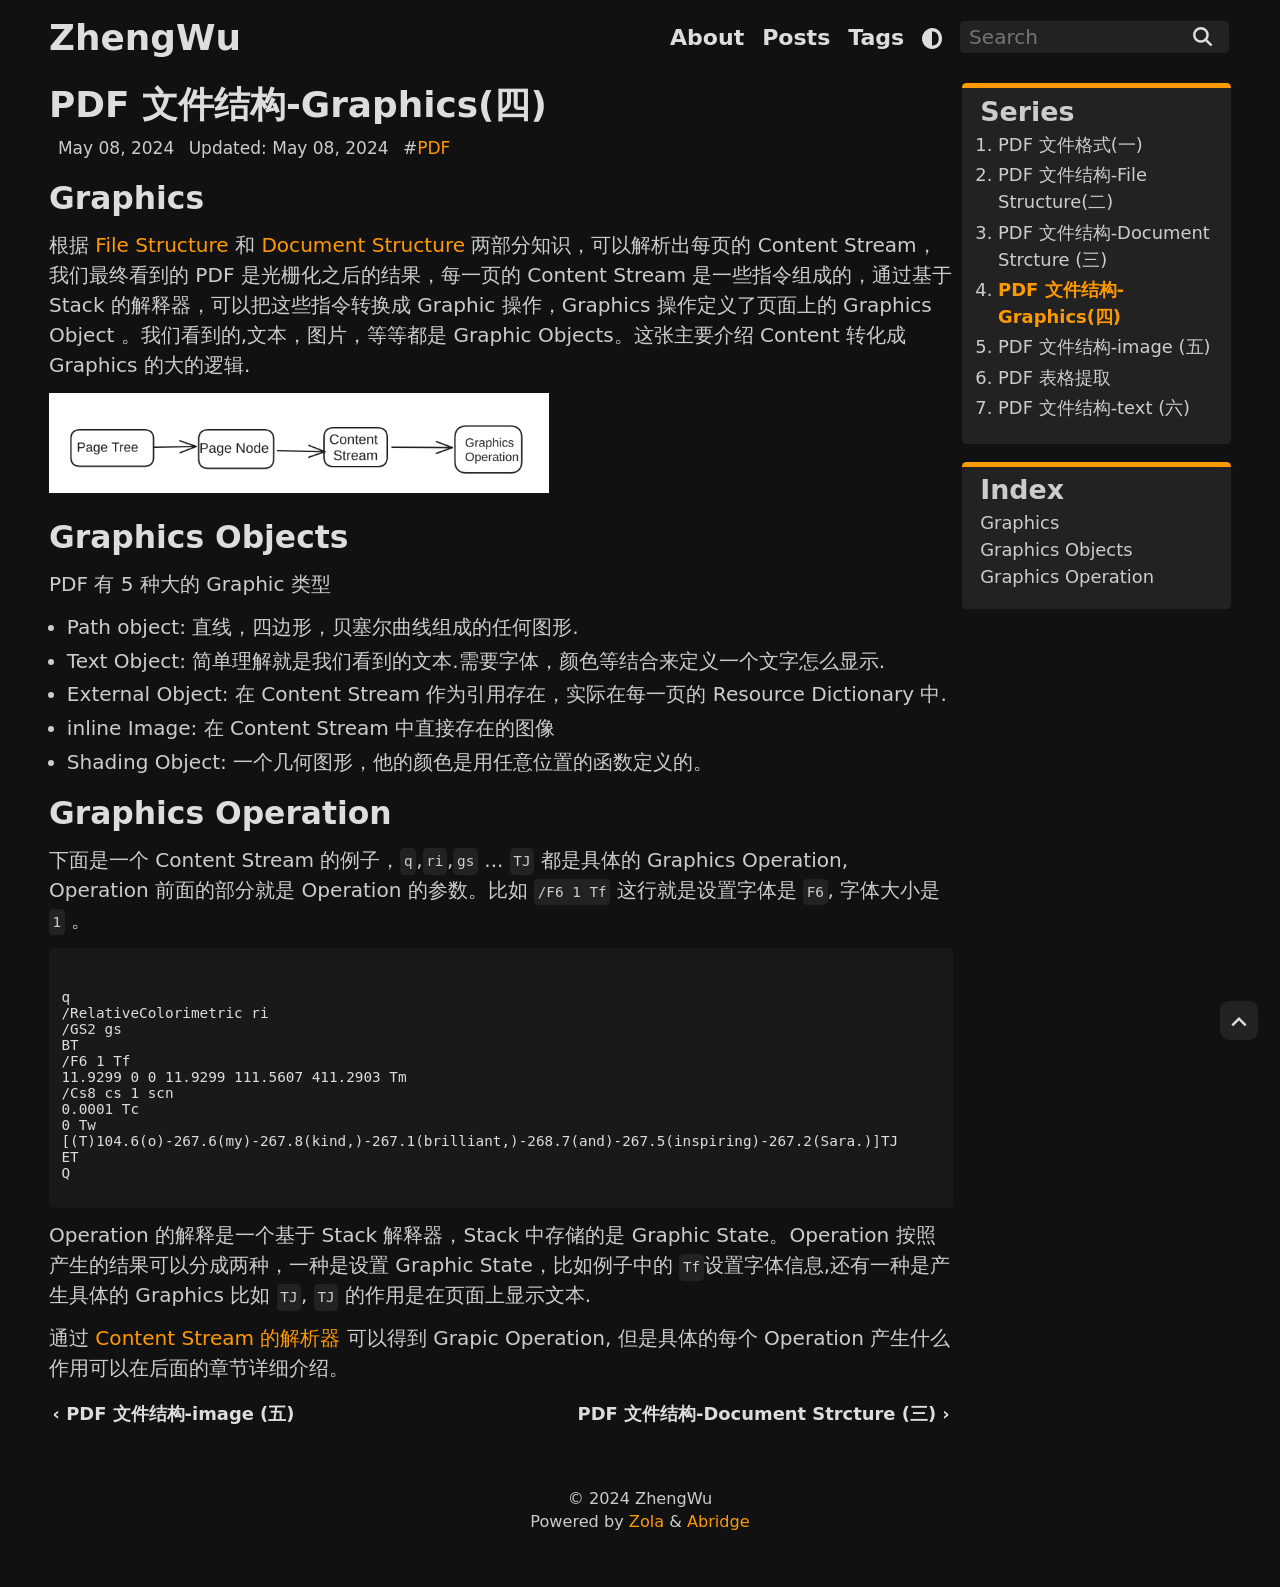
<file: pdf-graphics/index.html>
<!DOCTYPE html>
<html lang="en">
<head>
  <script src="https://rockyzhengwu.github.io/js/theme.min.js" integrity="sha384-pb++s6uBRKaQv+iAXpgA/H3IlpLZdO14tTwuCI7uXmz4aaZdByoCcM+6BhynMq/1"></script>
  <link rel="stylesheet" href="https://rockyzhengwu.github.io/abridge.css?h=05bba1e42abce3a1e3d2" />
  <meta charset="utf-8" />
  <meta http-equiv="x-ua-compatible" content="ie=edge" />
  <meta name="viewport" content="width=device-width, initial-scale=1" />
  <meta name="base" content="https://rockyzhengwu.github.io" />
  <meta name="HandheldFriendly" content="True" />
  <meta name="mobile-web-app-capable" content="yes" />
  <meta name="apple-mobile-web-app-capable" content="yes" />
  <meta name="apple-mobile-web-app-status-bar-style" content="default" />
  <link rel="preload" as="style" class="preStyle" href="https://rockyzhengwu.github.io/katex.min.css" integrity="sha384-ZPe7yZ91iWxYumsBEOn7ieg8q/o+qh/hQpSaPow8T6BwALcXSCS6C6fSRPIAnTQs" />
  <meta name="robots" content="index, follow" />
  <meta name="googlebot" content="index, follow, max-snippet:-1, max-image-preview:large, max-video-preview:-1" />
  <meta name="bingbot" content="index, follow, max-snippet:-1, max-image-preview:large, max-video-preview:-1" />
  <title>PDF 文件结构-Graphics(四)  | ZhengWu</title>
  <meta name="copyright" content="ZhengWu" />
  <meta name="description" content="PDF 文件结构" />
  <link rel="canonical" href="https://rockyzhengwu.github.io/pdf-graphics/" />
  <meta name="keywords" content="PDF" />
  <meta property="og:url" content="https://rockyzhengwu.github.io/pdf-graphics/" />
  <meta name="twitter:url" content="https://rockyzhengwu.github.io/pdf-graphics/" />
  <meta property="og:description" content="PDF 文件结构" />
  <meta name="twitter:description" content="PDF 文件结构" />
  <meta property="og:title" content="PDF 文件结构-Graphics(四)  | ZhengWu" />
  <meta name="twitter:title" content="PDF 文件结构-Graphics(四)  | ZhengWu" />
  <meta name="twitter:card" content="summary" />
  <meta property="og:site_name" content="ZhengWu" />
  <meta property="og:locale" content="en_US" />
  <meta property="og:type" content="website" />
  <meta property="og:updated_time" content="2024-05-08" />
  <script defer src="https://rockyzhengwu.github.io/js/prestyle.js?h=146f911a5e713e197057" integrity="sha384-6wbmVXuN+uOE0IR/CuCv4Xb2OtZHsboBoVmCp7ZrwOY6Z0NBOighQOCn+aWykf3n"></script>
  <script defer src="https://rockyzhengwu.github.io/js/theme_button.js?h=12a31e87fcbe7a55e953" integrity="sha384-UBxLGgFVZtEgNzOU3WqKoFT1oILftGjShFO4WIs1dO/jK7SNyz7BMYCYt5PffTxe"></script>
  <script defer src="https://rockyzhengwu.github.io/js/email.js?h=ee3dd742e11c5014fdef" integrity="sha384-y0LUfjslyVLYZvCOyhELpvKivlXAq27Vnbed54glXoe/pZSYS/Pfqghp/sQt1xcV"></script>
  <script defer src="https://rockyzhengwu.github.io/js/codecopy.js?h=0a54f99e682443925d3a" integrity="sha384-qssVvPpQgISh4PFkSBGTgXEMzuFO8Hat5m1MsdkpannoByWSTpLfBe4iEVl3+RiP"></script>
  <script defer src="https://rockyzhengwu.github.io/js/elasticlunr.min.js?h=4f648b9e42abdef9c436" integrity="sha384-Q8viz7rndi8MSNDtItDgVWNSrCumjepopRMlz2nElkWPRXDQAcfiZGJbrCJVXdtw"></script>
  <script defer src="https://rockyzhengwu.github.io/search_index.en.js?h=e78190633e46cb76bbac" integrity="sha384-IR7ZGJZXDHRVgf5EIMVcv+lnvEeXyKBLt8Gr+QpD2Se1kc1OH3Nk/MNvBvhIs2Mk"></script>
  <script defer src="https://rockyzhengwu.github.io/js/searchjava.js?h=0c21fd0f19dbcf307af5" integrity="sha384-aScgZbiqY56Pw6uIUDpeV8tyTYskJDbi097is1f7oHsc+251G6aX3HJDfJrGx3+Q"></script>
  <script defer src="https://rockyzhengwu.github.io/js/katexbundle.min.js?h=6299b774ae77579e4404" integrity="sha384-w2LtVhWr6g/pnU4E8ZCpuUruGnK6Kw2ykIJojhKGscTSRckItl1/sZigXdTjRkkI"></script>
  <noscript><link rel="stylesheet" href="https://rockyzhengwu.github.io/nojs.css" /></noscript>



<script async src="https://www.googletagmanager.com/gtag/js?id=G-CHCLQJ465V"></script>
<script>
  window.dataLayer = window.dataLayer || [];
  function gtag() {dataLayer.push(arguments);}
  gtag('js', new Date());

  gtag('config', 'G-CHCLQJ465V');
</script>
</head>
<body>
  <header>
    <nav>
      <div><h1><a href="https://rockyzhengwu.github.io" title="ZhengWu">ZhengWu</a></h1></div>
      <div>

        <div>
          <ul><li><a class="s110" href="https://rockyzhengwu.github.io/about/"> About </a></li><li><a class="s110" href="https://rockyzhengwu.github.io/archive/"> Posts </a></li><li><a class="s110" href="https://rockyzhengwu.github.io/tags/"> Tags </a></li><li><i type="reset" id="mode" class="js svgs adjust"></i></ul>
        </div>

        <div>
          <div>
            <form autocomplete=off class="js" name="goSearch" id="searchbox">
              <div class="searchd">
                <input id="searchinput" type="text" placeholder="Search" title="Search" />
                <button type="submit" title="Search" class="svgs search"></button>
              </div>
              <div class="results"><div id="suggestions"></div></div>
            </form>
          </div>
        </div>

      </div>
    </nav>
  </header>
  <main>
    <article>
      <h1><a href="https://rockyzhengwu.github.io/pdf-graphics/">PDF 文件结构-Graphics(四) </a></h1>

      <span class="s95"> <span class="rpad"></span> May 08, 2024 <span class="rpad"></span>Updated: May 08, 2024 <span class="rpad"></span> #<a href="https://rockyzhengwu.github.io/tags/pdf/">PDF</a> </span>

    
        <div class="block">
      <div class="blockdiv">
        <a class="b s150" href="https://rockyzhengwu.github.io/tags/pdf/">PDF (Series)</a>
        <ol>
            <li><a href="https://rockyzhengwu.github.io/pdf-overview/">PDF 文件格式(一) </a></li>
            <li><a href="https://rockyzhengwu.github.io/pdf-file-structure/">PDF 文件结构-File Structure(二) </a></li>
            <li><a href="https://rockyzhengwu.github.io/pdf-document-structure/">PDF 文件结构-Document Strcture (三) </a></li>
            <li><a class="scur" href="https://rockyzhengwu.github.io/pdf-graphics/">PDF 文件结构-Graphics(四) </a></li> 
          
            <li><a href="https://rockyzhengwu.github.io/pdf-image/">PDF 文件结构-image (五) </a></li>
            <li><a href="https://rockyzhengwu.github.io/pdf-table-extract/">PDF 表格提取 </a></li>
            <li><a href="https://rockyzhengwu.github.io/pdf-text/">PDF 文件结构-text (六) </a></li>
        </ol>
      </div>
    </div>


<h2 id="graphics">Graphics</h2>
<p>根据 <a rel="noopener" target="_blank" href="https://rockyzhengwu.github.io/pdf-file-structure/">File Structure</a> 和 <a rel="noopener" target="_blank" href="https://rockyzhengwu.github.io/pdf-document-structure/">Document Structure</a> 两部分知识，可以解析出每页的 Content Stream，我们最终看到的 PDF 是光栅化之后的结果，每一页的 Content Stream 是一些指令组成的，通过基于 Stack 的解释器，可以把这些指令转换成 Graphic 操作，Graphics 操作定义了页面上的 Graphics Object 。我们看到的,文本，图片，等等都是 Graphic Objects。这张主要介绍 Content 转化成 Graphics 的大的逻辑.</p>
<p><a href="https://rockyzhengwu.github.io/pdf-graphics/./graphics_flow.png"><img src="./graphics_flow.png" width="500"/></a></p>
<h2 id="graphics-objects">Graphics Objects</h2>
<p>PDF 有 5 种大的 Graphic 类型</p>
<ul>
<li>Path object: 直线，四边形，贝塞尔曲线组成的任何图形.</li>
<li>Text Object: 简单理解就是我们看到的文本.需要字体，颜色等结合来定义一个文字怎么显示.</li>
<li>External Object: 在 Content Stream 作为引用存在，实际在每一页的 Resource Dictionary 中.</li>
<li>inline Image: 在 Content Stream 中直接存在的图像</li>
<li>Shading Object: 一个几何图形，他的颜色是用任意位置的函数定义的。</li>
</ul>
<h2 id="graphics-operation">Graphics Operation</h2>
<p>下面是一个 Content Stream 的例子，<code>q</code>,<code>ri</code>,<code>gs</code> ... <code>TJ</code> 都是具体的 Graphics Operation, Operation 前面的部分就是 Operation 的参数。比如 <code>/F6 1 Tf</code> 这行就是设置字体是 <code>F6</code>, 字体大小是 <code>1</code> 。</p>
<pre class="z-code"><code><span class="z-text z-plain">q
</span><span class="z-text z-plain">/RelativeColorimetric ri
</span><span class="z-text z-plain">/GS2 gs
</span><span class="z-text z-plain">BT
</span><span class="z-text z-plain">/F6 1 Tf
</span><span class="z-text z-plain">11.9299 0 0 11.9299 111.5607 411.2903 Tm
</span><span class="z-text z-plain">/Cs8 cs 1 scn
</span><span class="z-text z-plain">0.0001 Tc
</span><span class="z-text z-plain">0 Tw
</span><span class="z-text z-plain">[(T)104.6(o)-267.6(my)-267.8(kind,)-267.1(brilliant,)-268.7(and)-267.5(inspiring)-267.2(Sara.)]TJ
</span><span class="z-text z-plain">ET
</span><span class="z-text z-plain">Q
</span><span class="z-text z-plain">
</span></code></pre>
<p>Operation 的解释是一个基于 Stack 解释器，Stack 中存储的是 Graphic State。Operation 按照产生的结果可以分成两种，一种是设置 Graphic State，比如例子中的 <code>Tf</code>设置字体信息,还有一种是产生具体的 Graphics 比如 <code>TJ</code>, <code>TJ</code> 的作用是在页面上显示文本.</p>
<p>通过 <a rel="noopener" target="_blank" href="https://github.com/rockyzhengwu/rspdf/blob/main/pdf/src/page/content_parser.rs">Content Stream 的解析器</a> 可以得到 Grapic Operation, 但是具体的每个 Operation 产生什么作用可以在后面的章节详细介绍。</p>

      <nav>
        <div>
          <a href="https://rockyzhengwu.github.io/pdf-image/">&#8249; PDF 文件结构-image (五) </a>
        </div>
        <div>
          <a href="https://rockyzhengwu.github.io/pdf-document-structure/"> PDF 文件结构-Document Strcture (三)  &#8250;</a>
        </div>
      </nav>
    </article>

    <div class="sblock">
      <div class="blockdiv">
        <a class="b s150" href="https://rockyzhengwu.github.io/tags/pdf/">Series</a>
        <ol>
            
      <li><a href="https://rockyzhengwu.github.io/pdf-overview/">PDF 文件格式(一) </a></li>
            
      <li><a href="https://rockyzhengwu.github.io/pdf-file-structure/">PDF 文件结构-File Structure(二) </a></li>
            
      <li><a href="https://rockyzhengwu.github.io/pdf-document-structure/">PDF 文件结构-Document Strcture (三) </a></li>
            
      <li><a class="scur" href="https://rockyzhengwu.github.io/pdf-graphics/">PDF 文件结构-Graphics(四) </a></li>
    
            
      <li><a href="https://rockyzhengwu.github.io/pdf-image/">PDF 文件结构-image (五) </a></li>
            
      <li><a href="https://rockyzhengwu.github.io/pdf-table-extract/">PDF 表格提取 </a></li>
            
      <li><a href="https://rockyzhengwu.github.io/pdf-text/">PDF 文件结构-text (六) </a></li>
        </ol>
      </div>

      <div class="blockdiv sticky">
        <a class="b s150" href="#">Index</a>
        <div>
          <a href="#graphics">Graphics</a>
        </div>
        <div>
          <a href="#graphics-objects">Graphics Objects</a>
        </div>
        <div>
          <a href="#graphics-operation">Graphics Operation</a>
        </div>
      </div>
    </div>
  </main>
  <footer>
    <div class="c">
      <nav><div><a href="https://twitter.com/zhengfivefive/" target="_blank" title="Twitter"><i type="Button" class="svg twitter" title="Twitter"></i></a><a href="https://github.com/rockyzhengwu/" target="_blank" title="Github"><i type="Button" class="svg github" title="Github"></i></a></div></nav>
      <p class="s90"> &copy; <span id="year">2024</span> ZhengWu</p>
      <p class="s90">Powered by <a href="https://www.getzola.org/" target="_blank">Zola</a> & <a href="https://github.com/jieiku/abridge/" target="_blank">Abridge</a></p>
    </div>
  </footer><span class="topout">
<span class="topleft"> </span><a href="#" class="top" title="Back to Top"><i class="svgs svgh angu"></i></a>
</span>
</body>
</html>
</file>
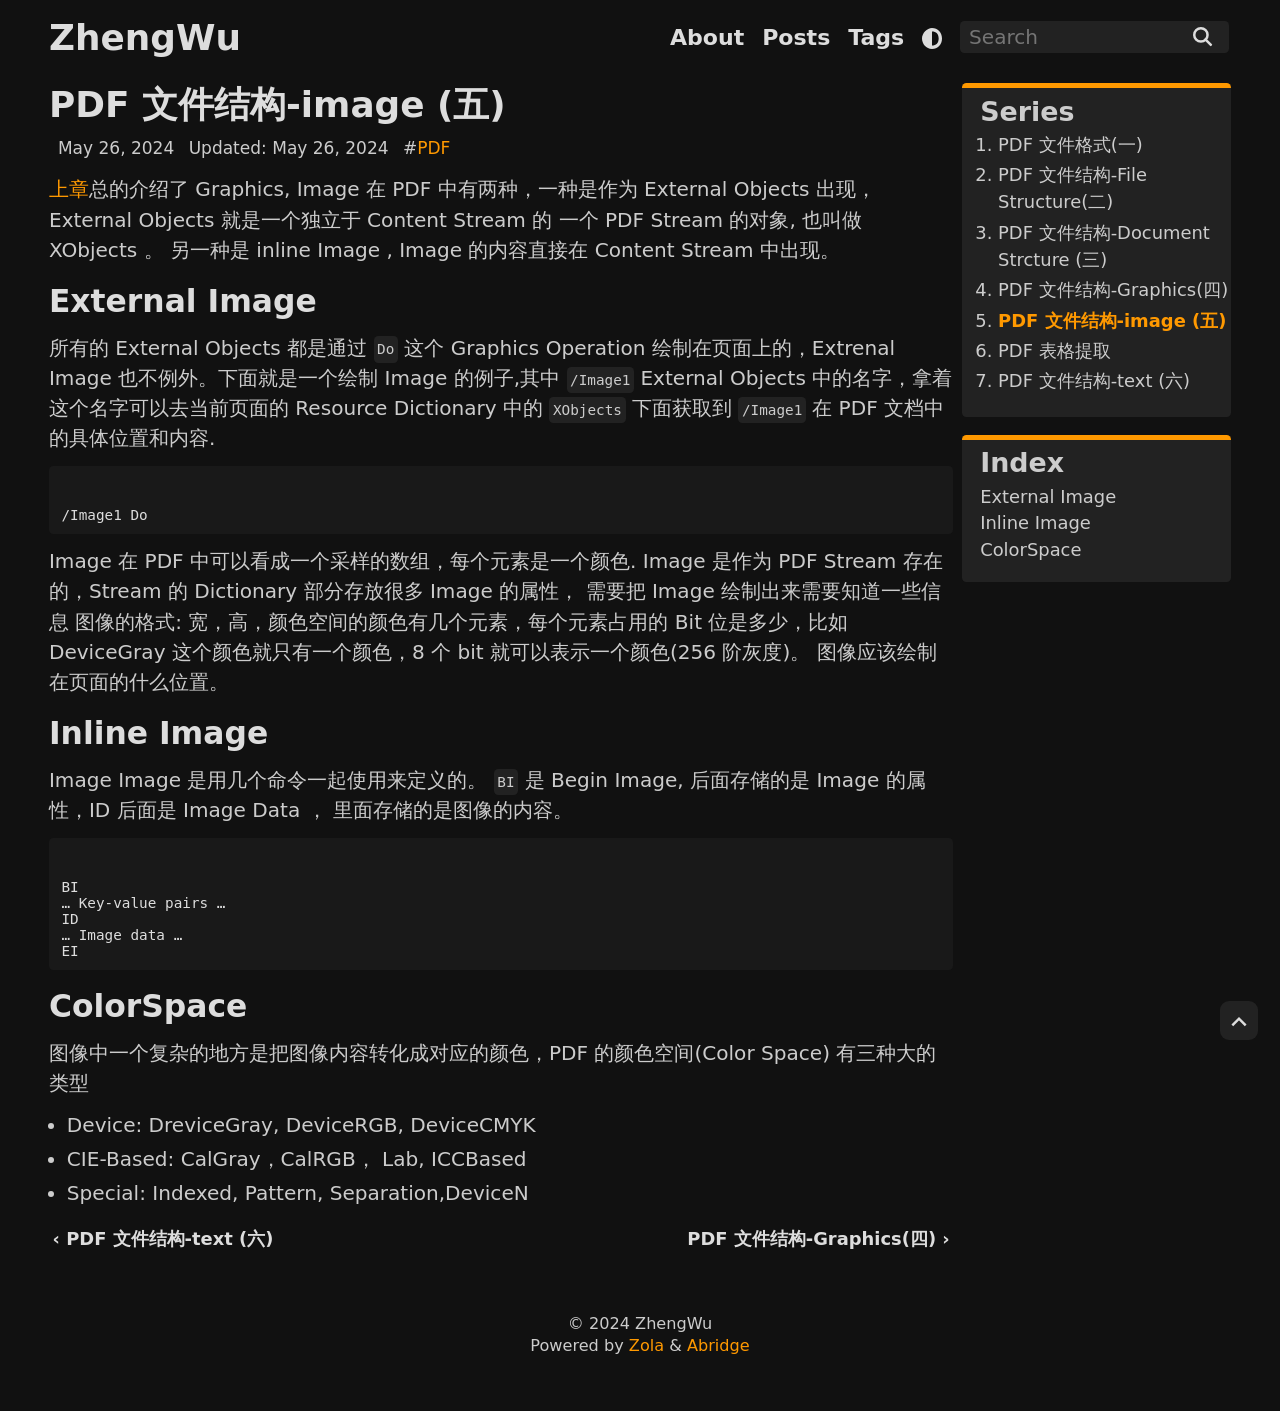
<file: pdf-image/index.html>
<!DOCTYPE html>
<html lang="en">
<head>
  <script src="https://rockyzhengwu.github.io/js/theme.min.js" integrity="sha384-pb++s6uBRKaQv+iAXpgA/H3IlpLZdO14tTwuCI7uXmz4aaZdByoCcM+6BhynMq/1"></script>
  <link rel="stylesheet" href="https://rockyzhengwu.github.io/abridge.css?h=05bba1e42abce3a1e3d2" />
  <meta charset="utf-8" />
  <meta http-equiv="x-ua-compatible" content="ie=edge" />
  <meta name="viewport" content="width=device-width, initial-scale=1" />
  <meta name="base" content="https://rockyzhengwu.github.io" />
  <meta name="HandheldFriendly" content="True" />
  <meta name="mobile-web-app-capable" content="yes" />
  <meta name="apple-mobile-web-app-capable" content="yes" />
  <meta name="apple-mobile-web-app-status-bar-style" content="default" />
  <link rel="preload" as="style" class="preStyle" href="https://rockyzhengwu.github.io/katex.min.css" integrity="sha384-ZPe7yZ91iWxYumsBEOn7ieg8q/o+qh/hQpSaPow8T6BwALcXSCS6C6fSRPIAnTQs" />
  <meta name="robots" content="index, follow" />
  <meta name="googlebot" content="index, follow, max-snippet:-1, max-image-preview:large, max-video-preview:-1" />
  <meta name="bingbot" content="index, follow, max-snippet:-1, max-image-preview:large, max-video-preview:-1" />
  <title>PDF 文件结构-image (五)  | ZhengWu</title>
  <meta name="copyright" content="ZhengWu" />
  <meta name="description" content="PDF 文件结构" />
  <link rel="canonical" href="https://rockyzhengwu.github.io/pdf-image/" />
  <meta name="keywords" content="PDF" />
  <meta property="og:url" content="https://rockyzhengwu.github.io/pdf-image/" />
  <meta name="twitter:url" content="https://rockyzhengwu.github.io/pdf-image/" />
  <meta property="og:description" content="PDF 文件结构" />
  <meta name="twitter:description" content="PDF 文件结构" />
  <meta property="og:title" content="PDF 文件结构-image (五)  | ZhengWu" />
  <meta name="twitter:title" content="PDF 文件结构-image (五)  | ZhengWu" />
  <meta name="twitter:card" content="summary" />
  <meta property="og:site_name" content="ZhengWu" />
  <meta property="og:locale" content="en_US" />
  <meta property="og:type" content="website" />
  <meta property="og:updated_time" content="2024-05-26" />
  <script defer src="https://rockyzhengwu.github.io/js/prestyle.js?h=146f911a5e713e197057" integrity="sha384-6wbmVXuN+uOE0IR/CuCv4Xb2OtZHsboBoVmCp7ZrwOY6Z0NBOighQOCn+aWykf3n"></script>
  <script defer src="https://rockyzhengwu.github.io/js/theme_button.js?h=12a31e87fcbe7a55e953" integrity="sha384-UBxLGgFVZtEgNzOU3WqKoFT1oILftGjShFO4WIs1dO/jK7SNyz7BMYCYt5PffTxe"></script>
  <script defer src="https://rockyzhengwu.github.io/js/email.js?h=ee3dd742e11c5014fdef" integrity="sha384-y0LUfjslyVLYZvCOyhELpvKivlXAq27Vnbed54glXoe/pZSYS/Pfqghp/sQt1xcV"></script>
  <script defer src="https://rockyzhengwu.github.io/js/codecopy.js?h=0a54f99e682443925d3a" integrity="sha384-qssVvPpQgISh4PFkSBGTgXEMzuFO8Hat5m1MsdkpannoByWSTpLfBe4iEVl3+RiP"></script>
  <script defer src="https://rockyzhengwu.github.io/js/elasticlunr.min.js?h=4f648b9e42abdef9c436" integrity="sha384-Q8viz7rndi8MSNDtItDgVWNSrCumjepopRMlz2nElkWPRXDQAcfiZGJbrCJVXdtw"></script>
  <script defer src="https://rockyzhengwu.github.io/search_index.en.js?h=e78190633e46cb76bbac" integrity="sha384-IR7ZGJZXDHRVgf5EIMVcv+lnvEeXyKBLt8Gr+QpD2Se1kc1OH3Nk/MNvBvhIs2Mk"></script>
  <script defer src="https://rockyzhengwu.github.io/js/searchjava.js?h=0c21fd0f19dbcf307af5" integrity="sha384-aScgZbiqY56Pw6uIUDpeV8tyTYskJDbi097is1f7oHsc+251G6aX3HJDfJrGx3+Q"></script>
  <script defer src="https://rockyzhengwu.github.io/js/katexbundle.min.js?h=6299b774ae77579e4404" integrity="sha384-w2LtVhWr6g/pnU4E8ZCpuUruGnK6Kw2ykIJojhKGscTSRckItl1/sZigXdTjRkkI"></script>
  <noscript><link rel="stylesheet" href="https://rockyzhengwu.github.io/nojs.css" /></noscript>



<script async src="https://www.googletagmanager.com/gtag/js?id=G-CHCLQJ465V"></script>
<script>
  window.dataLayer = window.dataLayer || [];
  function gtag() {dataLayer.push(arguments);}
  gtag('js', new Date());

  gtag('config', 'G-CHCLQJ465V');
</script>
</head>
<body>
  <header>
    <nav>
      <div><h1><a href="https://rockyzhengwu.github.io" title="ZhengWu">ZhengWu</a></h1></div>
      <div>

        <div>
          <ul><li><a class="s110" href="https://rockyzhengwu.github.io/about/"> About </a></li><li><a class="s110" href="https://rockyzhengwu.github.io/archive/"> Posts </a></li><li><a class="s110" href="https://rockyzhengwu.github.io/tags/"> Tags </a></li><li><i type="reset" id="mode" class="js svgs adjust"></i></ul>
        </div>

        <div>
          <div>
            <form autocomplete=off class="js" name="goSearch" id="searchbox">
              <div class="searchd">
                <input id="searchinput" type="text" placeholder="Search" title="Search" />
                <button type="submit" title="Search" class="svgs search"></button>
              </div>
              <div class="results"><div id="suggestions"></div></div>
            </form>
          </div>
        </div>

      </div>
    </nav>
  </header>
  <main>
    <article>
      <h1><a href="https://rockyzhengwu.github.io/pdf-image/">PDF 文件结构-image (五) </a></h1>

      <span class="s95"> <span class="rpad"></span> May 26, 2024 <span class="rpad"></span>Updated: May 26, 2024 <span class="rpad"></span> #<a href="https://rockyzhengwu.github.io/tags/pdf/">PDF</a> </span>

    
        <div class="block">
      <div class="blockdiv">
        <a class="b s150" href="https://rockyzhengwu.github.io/tags/pdf/">PDF (Series)</a>
        <ol>
            <li><a href="https://rockyzhengwu.github.io/pdf-overview/">PDF 文件格式(一) </a></li>
            <li><a href="https://rockyzhengwu.github.io/pdf-file-structure/">PDF 文件结构-File Structure(二) </a></li>
            <li><a href="https://rockyzhengwu.github.io/pdf-document-structure/">PDF 文件结构-Document Strcture (三) </a></li>
            <li><a href="https://rockyzhengwu.github.io/pdf-graphics/">PDF 文件结构-Graphics(四) </a></li>
            <li><a class="scur" href="https://rockyzhengwu.github.io/pdf-image/">PDF 文件结构-image (五) </a></li> 
          
            <li><a href="https://rockyzhengwu.github.io/pdf-table-extract/">PDF 表格提取 </a></li>
            <li><a href="https://rockyzhengwu.github.io/pdf-text/">PDF 文件结构-text (六) </a></li>
        </ol>
      </div>
    </div>


<p><a rel="noopener" target="_blank" href="https://rockyzhengwu.github.io/pdf-graphics/">上章</a>总的介绍了 Graphics, Image 在 PDF 中有两种，一种是作为 External Objects 出现，External Objects 就是一个独立于 Content Stream 的 一个 PDF Stream 的对象, 也叫做 XObjects 。
另一种是 inline Image , Image 的内容直接在 Content Stream 中出现。</p>
<h2 id="external-image">External Image</h2>
<p>所有的 External Objects 都是通过 <code>Do</code> 这个 Graphics Operation 绘制在页面上的，Extrenal Image 也不例外。下面就是一个绘制 Image 的例子,其中 <code>/Image1</code> External Objects 中的名字，拿着这个名字可以去当前页面的 Resource Dictionary 中的 <code>XObjects</code> 下面获取到 <code>/Image1</code> 在 PDF 文档中的具体位置和内容.</p>
<pre class="z-code"><code><span class="z-text z-plain">/Image1 Do
</span></code></pre>
<p>Image 在 PDF 中可以看成一个采样的数组，每个元素是一个颜色.
Image 是作为 PDF Stream 存在的，Stream 的 Dictionary 部分存放很多 Image 的属性，
需要把 Image 绘制出来需要知道一些信息
图像的格式: 宽，高，颜色空间的颜色有几个元素，每个元素占用的 Bit 位是多少，比如 DeviceGray 这个颜色就只有一个颜色，8 个 bit 就可以表示一个颜色(256 阶灰度)。 图像应该绘制在页面的什么位置。</p>
<h2 id="inline-image">Inline Image</h2>
<p>Image Image 是用几个命令一起使用来定义的。 <code>BI</code> 是 Begin Image, 后面存储的是 Image 的属性，ID 后面是 Image Data ， 里面存储的是图像的内容。</p>
<pre class="z-code"><code><span class="z-text z-plain">BI
</span><span class="z-text z-plain">… Key-value pairs …
</span><span class="z-text z-plain">ID
</span><span class="z-text z-plain">… Image data …
</span><span class="z-text z-plain">EI
</span></code></pre>
<h2 id="colorspace">ColorSpace</h2>
<p>图像中一个复杂的地方是把图像内容转化成对应的颜色，PDF 的颜色空间(Color Space) 有三种大的类型</p>
<ul>
<li>Device: DreviceGray, DeviceRGB, DeviceCMYK</li>
<li>CIE-Based: CalGray，CalRGB， Lab, ICCBased</li>
<li>Special: Indexed, Pattern, Separation,DeviceN</li>
</ul>

      <nav>
        <div>
          <a href="https://rockyzhengwu.github.io/pdf-text/">&#8249; PDF 文件结构-text (六) </a>
        </div>
        <div>
          <a href="https://rockyzhengwu.github.io/pdf-graphics/"> PDF 文件结构-Graphics(四)  &#8250;</a>
        </div>
      </nav>
    </article>

    <div class="sblock">
      <div class="blockdiv">
        <a class="b s150" href="https://rockyzhengwu.github.io/tags/pdf/">Series</a>
        <ol>
            
      <li><a href="https://rockyzhengwu.github.io/pdf-overview/">PDF 文件格式(一) </a></li>
            
      <li><a href="https://rockyzhengwu.github.io/pdf-file-structure/">PDF 文件结构-File Structure(二) </a></li>
            
      <li><a href="https://rockyzhengwu.github.io/pdf-document-structure/">PDF 文件结构-Document Strcture (三) </a></li>
            
      <li><a href="https://rockyzhengwu.github.io/pdf-graphics/">PDF 文件结构-Graphics(四) </a></li>
            
      <li><a class="scur" href="https://rockyzhengwu.github.io/pdf-image/">PDF 文件结构-image (五) </a></li>
    
            
      <li><a href="https://rockyzhengwu.github.io/pdf-table-extract/">PDF 表格提取 </a></li>
            
      <li><a href="https://rockyzhengwu.github.io/pdf-text/">PDF 文件结构-text (六) </a></li>
        </ol>
      </div>

      <div class="blockdiv sticky">
        <a class="b s150" href="#">Index</a>
        <div>
          <a href="#external-image">External Image</a>
        </div>
        <div>
          <a href="#inline-image">Inline Image</a>
        </div>
        <div>
          <a href="#colorspace">ColorSpace</a>
        </div>
      </div>
    </div>
  </main>
  <footer>
    <div class="c">
      <nav><div><a href="https://twitter.com/zhengfivefive/" target="_blank" title="Twitter"><i type="Button" class="svg twitter" title="Twitter"></i></a><a href="https://github.com/rockyzhengwu/" target="_blank" title="Github"><i type="Button" class="svg github" title="Github"></i></a></div></nav>
      <p class="s90"> &copy; <span id="year">2024</span> ZhengWu</p>
      <p class="s90">Powered by <a href="https://www.getzola.org/" target="_blank">Zola</a> & <a href="https://github.com/jieiku/abridge/" target="_blank">Abridge</a></p>
    </div>
  </footer><span class="topout">
<span class="topleft"> </span><a href="#" class="top" title="Back to Top"><i class="svgs svgh angu"></i></a>
</span>
</body>
</html>
</file>
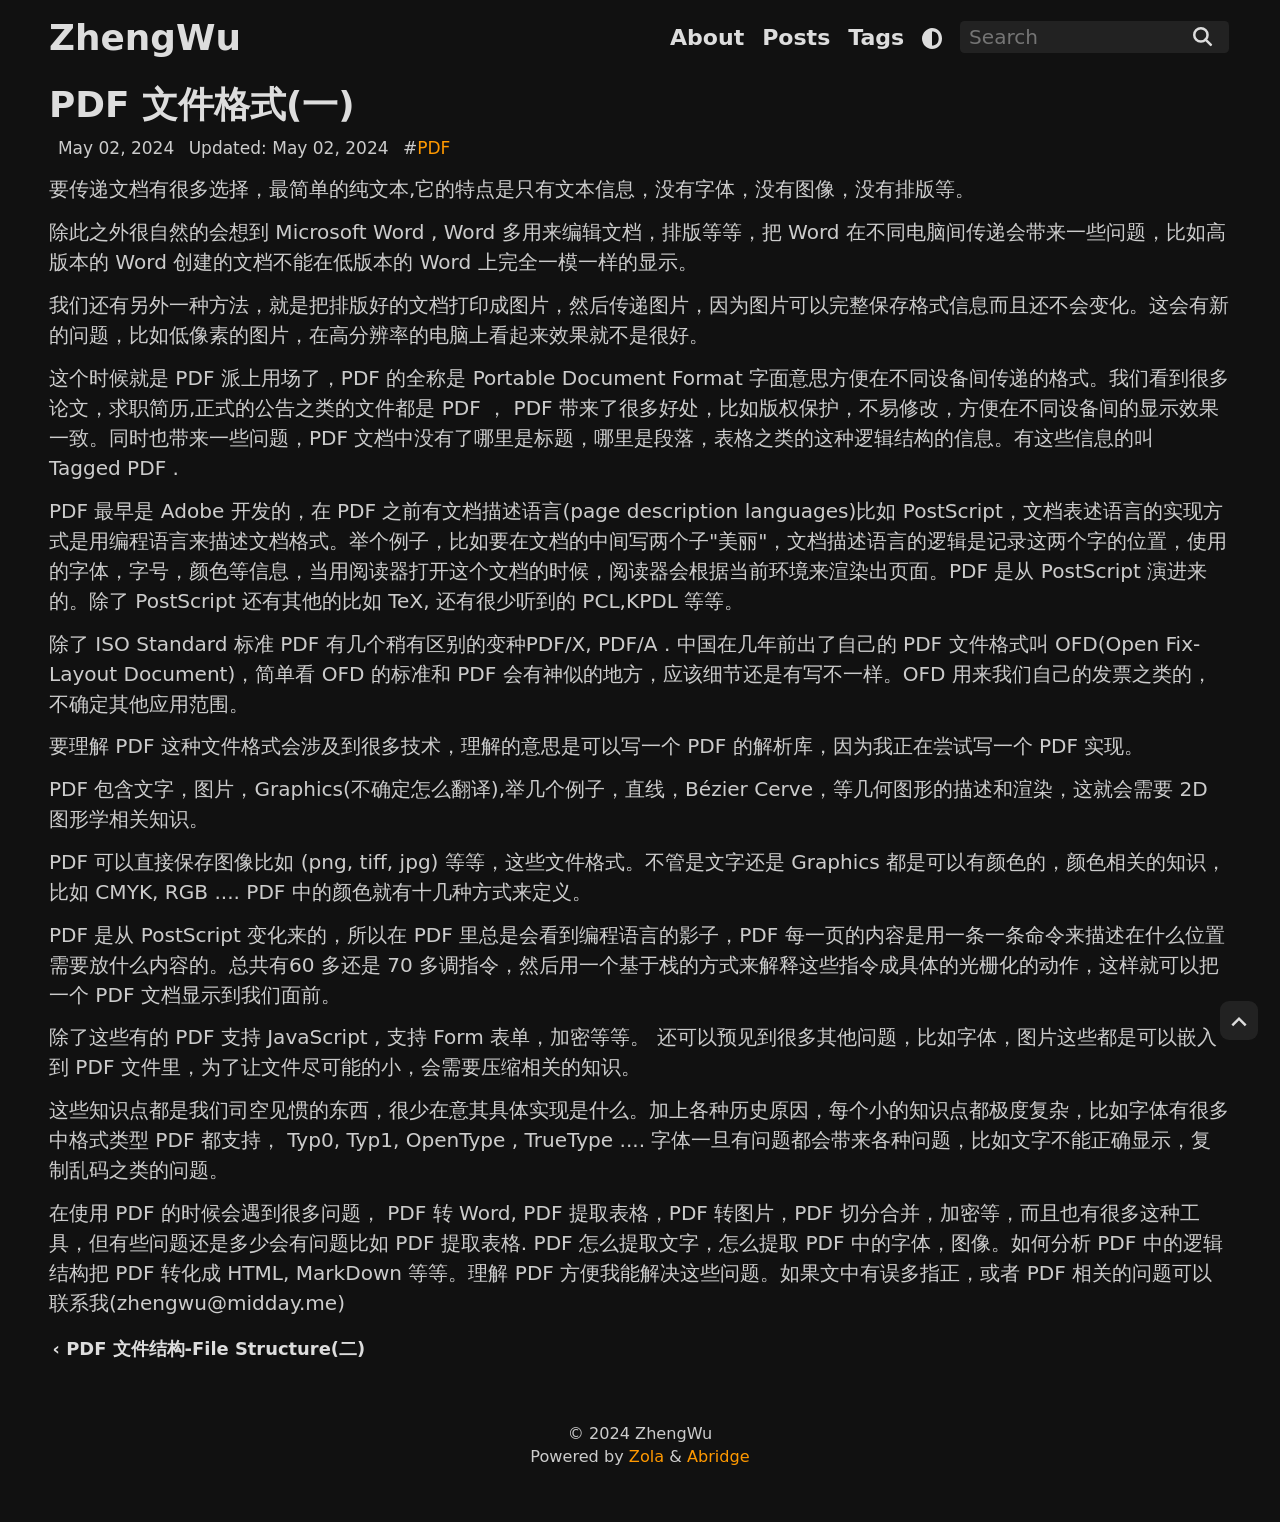
<file: pdf-overview/index.html>
<!DOCTYPE html>
<html lang="en">
<head>
  <script src="https://rockyzhengwu.github.io/js/theme.min.js" integrity="sha384-pb++s6uBRKaQv+iAXpgA/H3IlpLZdO14tTwuCI7uXmz4aaZdByoCcM+6BhynMq/1"></script>
  <link rel="stylesheet" href="https://rockyzhengwu.github.io/abridge.css?h=05bba1e42abce3a1e3d2" />
  <meta charset="utf-8" />
  <meta http-equiv="x-ua-compatible" content="ie=edge" />
  <meta name="viewport" content="width=device-width, initial-scale=1" />
  <meta name="base" content="https://rockyzhengwu.github.io" />
  <meta name="HandheldFriendly" content="True" />
  <meta name="mobile-web-app-capable" content="yes" />
  <meta name="apple-mobile-web-app-capable" content="yes" />
  <meta name="apple-mobile-web-app-status-bar-style" content="default" />
  <link rel="preload" as="style" class="preStyle" href="https://rockyzhengwu.github.io/katex.min.css" integrity="sha384-ZPe7yZ91iWxYumsBEOn7ieg8q/o+qh/hQpSaPow8T6BwALcXSCS6C6fSRPIAnTQs" />
  <meta name="robots" content="index, follow" />
  <meta name="googlebot" content="index, follow, max-snippet:-1, max-image-preview:large, max-video-preview:-1" />
  <meta name="bingbot" content="index, follow, max-snippet:-1, max-image-preview:large, max-video-preview:-1" />
  <title>PDF 文件格式(一)  | ZhengWu</title>
  <meta name="copyright" content="ZhengWu" />
  <meta name="description" content="PDF 文件格式" />
  <link rel="canonical" href="https://rockyzhengwu.github.io/pdf-overview/" />
  <meta name="keywords" content="PDF" />
  <meta property="og:url" content="https://rockyzhengwu.github.io/pdf-overview/" />
  <meta name="twitter:url" content="https://rockyzhengwu.github.io/pdf-overview/" />
  <meta property="og:description" content="PDF 文件格式" />
  <meta name="twitter:description" content="PDF 文件格式" />
  <meta property="og:title" content="PDF 文件格式(一)  | ZhengWu" />
  <meta name="twitter:title" content="PDF 文件格式(一)  | ZhengWu" />
  <meta name="twitter:card" content="summary" />
  <meta property="og:site_name" content="ZhengWu" />
  <meta property="og:locale" content="en_US" />
  <meta property="og:type" content="website" />
  <meta property="og:updated_time" content="2024-05-02" />
  <script defer src="https://rockyzhengwu.github.io/js/prestyle.js?h=146f911a5e713e197057" integrity="sha384-6wbmVXuN+uOE0IR/CuCv4Xb2OtZHsboBoVmCp7ZrwOY6Z0NBOighQOCn+aWykf3n"></script>
  <script defer src="https://rockyzhengwu.github.io/js/theme_button.js?h=12a31e87fcbe7a55e953" integrity="sha384-UBxLGgFVZtEgNzOU3WqKoFT1oILftGjShFO4WIs1dO/jK7SNyz7BMYCYt5PffTxe"></script>
  <script defer src="https://rockyzhengwu.github.io/js/email.js?h=ee3dd742e11c5014fdef" integrity="sha384-y0LUfjslyVLYZvCOyhELpvKivlXAq27Vnbed54glXoe/pZSYS/Pfqghp/sQt1xcV"></script>
  <script defer src="https://rockyzhengwu.github.io/js/codecopy.js?h=0a54f99e682443925d3a" integrity="sha384-qssVvPpQgISh4PFkSBGTgXEMzuFO8Hat5m1MsdkpannoByWSTpLfBe4iEVl3+RiP"></script>
  <script defer src="https://rockyzhengwu.github.io/js/elasticlunr.min.js?h=4f648b9e42abdef9c436" integrity="sha384-Q8viz7rndi8MSNDtItDgVWNSrCumjepopRMlz2nElkWPRXDQAcfiZGJbrCJVXdtw"></script>
  <script defer src="https://rockyzhengwu.github.io/search_index.en.js?h=e78190633e46cb76bbac" integrity="sha384-IR7ZGJZXDHRVgf5EIMVcv+lnvEeXyKBLt8Gr+QpD2Se1kc1OH3Nk/MNvBvhIs2Mk"></script>
  <script defer src="https://rockyzhengwu.github.io/js/searchjava.js?h=0c21fd0f19dbcf307af5" integrity="sha384-aScgZbiqY56Pw6uIUDpeV8tyTYskJDbi097is1f7oHsc+251G6aX3HJDfJrGx3+Q"></script>
  <script defer src="https://rockyzhengwu.github.io/js/katexbundle.min.js?h=6299b774ae77579e4404" integrity="sha384-w2LtVhWr6g/pnU4E8ZCpuUruGnK6Kw2ykIJojhKGscTSRckItl1/sZigXdTjRkkI"></script>
  <noscript><link rel="stylesheet" href="https://rockyzhengwu.github.io/nojs.css" /></noscript>



<script async src="https://www.googletagmanager.com/gtag/js?id=G-CHCLQJ465V"></script>
<script>
  window.dataLayer = window.dataLayer || [];
  function gtag() {dataLayer.push(arguments);}
  gtag('js', new Date());

  gtag('config', 'G-CHCLQJ465V');
</script>
</head>
<body>
  <header>
    <nav>
      <div><h1><a href="https://rockyzhengwu.github.io" title="ZhengWu">ZhengWu</a></h1></div>
      <div>

        <div>
          <ul><li><a class="s110" href="https://rockyzhengwu.github.io/about/"> About </a></li><li><a class="s110" href="https://rockyzhengwu.github.io/archive/"> Posts </a></li><li><a class="s110" href="https://rockyzhengwu.github.io/tags/"> Tags </a></li><li><i type="reset" id="mode" class="js svgs adjust"></i></ul>
        </div>

        <div>
          <div>
            <form autocomplete=off class="js" name="goSearch" id="searchbox">
              <div class="searchd">
                <input id="searchinput" type="text" placeholder="Search" title="Search" />
                <button type="submit" title="Search" class="svgs search"></button>
              </div>
              <div class="results"><div id="suggestions"></div></div>
            </form>
          </div>
        </div>

      </div>
    </nav>
  </header>
  <main>
    <article>
      <h1><a href="https://rockyzhengwu.github.io/pdf-overview/">PDF 文件格式(一) </a></h1>

      <span class="s95"> <span class="rpad"></span> May 02, 2024 <span class="rpad"></span>Updated: May 02, 2024 <span class="rpad"></span> #<a href="https://rockyzhengwu.github.io/tags/pdf/">PDF</a> </span>

    
        <div class="block">
      <div class="blockdiv">
        <a class="b s150" href="https://rockyzhengwu.github.io/tags/pdf/">PDF (Series)</a>
        <ol>
            <li><a class="scur" href="https://rockyzhengwu.github.io/pdf-overview/">PDF 文件格式(一) </a></li> 
          
            <li><a href="https://rockyzhengwu.github.io/pdf-file-structure/">PDF 文件结构-File Structure(二) </a></li>
            <li><a href="https://rockyzhengwu.github.io/pdf-document-structure/">PDF 文件结构-Document Strcture (三) </a></li>
            <li><a href="https://rockyzhengwu.github.io/pdf-graphics/">PDF 文件结构-Graphics(四) </a></li>
            <li><a href="https://rockyzhengwu.github.io/pdf-image/">PDF 文件结构-image (五) </a></li>
            <li><a href="https://rockyzhengwu.github.io/pdf-table-extract/">PDF 表格提取 </a></li>
            <li><a href="https://rockyzhengwu.github.io/pdf-text/">PDF 文件结构-text (六) </a></li>
        </ol>
      </div>
    </div>


<p>要传递文档有很多选择，最简单的纯文本,它的特点是只有文本信息，没有字体，没有图像，没有排版等。</p>
<p>除此之外很自然的会想到 Microsoft Word , Word 多用来编辑文档，排版等等，把 Word 在不同电脑间传递会带来一些问题，比如高版本的 Word 创建的文档不能在低版本的 Word 上完全一模一样的显示。</p>
<p>我们还有另外一种方法，就是把排版好的文档打印成图片，然后传递图片，因为图片可以完整保存格式信息而且还不会变化。这会有新的问题，比如低像素的图片，在高分辨率的电脑上看起来效果就不是很好。</p>
<p>这个时候就是 PDF 派上用场了，PDF 的全称是 Portable Document Format 字面意思方便在不同设备间传递的格式。我们看到很多论文，求职简历,正式的公告之类的文件都是 PDF ， PDF 带来了很多好处，比如版权保护，不易修改，方便在不同设备间的显示效果一致。同时也带来一些问题，PDF 文档中没有了哪里是标题，哪里是段落，表格之类的这种逻辑结构的信息。有这些信息的叫 Tagged PDF .</p>
<p>PDF 最早是 Adobe 开发的，在 PDF 之前有文档描述语言(page description languages)比如 PostScript，文档表述语言的实现方式是用编程语言来描述文档格式。举个例子，比如要在文档的中间写两个子&quot;美丽&quot;，文档描述语言的逻辑是记录这两个字的位置，使用的字体，字号，颜色等信息，当用阅读器打开这个文档的时候，阅读器会根据当前环境来渲染出页面。PDF 是从 PostScript 演进来的。除了 PostScript 还有其他的比如 TeX, 还有很少听到的 PCL,KPDL 等等。</p>
<p>除了 ISO Standard 标准 PDF 有几个稍有区别的变种PDF/X, PDF/A . 中国在几年前出了自己的 PDF 文件格式叫 OFD(Open Fix-Layout Document)，简单看 OFD 的标准和 PDF 会有神似的地方，应该细节还是有写不一样。OFD 用来我们自己的发票之类的，不确定其他应用范围。</p>
<p>要理解 PDF 这种文件格式会涉及到很多技术，理解的意思是可以写一个 PDF 的解析库，因为我正在尝试写一个 PDF 实现。</p>
<p>PDF 包含文字，图片，Graphics(不确定怎么翻译),举几个例子，直线，Bézier Cerve，等几何图形的描述和渲染，这就会需要 2D 图形学相关知识。</p>
<p>PDF 可以直接保存图像比如 (png, tiff, jpg) 等等，这些文件格式。不管是文字还是 Graphics 都是可以有颜色的，颜色相关的知识，比如 CMYK, RGB .... PDF 中的颜色就有十几种方式来定义。</p>
<p>PDF 是从 PostScript 变化来的，所以在 PDF 里总是会看到编程语言的影子，PDF 每一页的内容是用一条一条命令来描述在什么位置需要放什么内容的。总共有60 多还是 70 多调指令，然后用一个基于栈的方式来解释这些指令成具体的光栅化的动作，这样就可以把一个 PDF 文档显示到我们面前。</p>
<p>除了这些有的 PDF 支持 JavaScript , 支持 Form 表单，加密等等。 还可以预见到很多其他问题，比如字体，图片这些都是可以嵌入到 PDF 文件里，为了让文件尽可能的小，会需要压缩相关的知识。</p>
<p>这些知识点都是我们司空见惯的东西，很少在意其具体实现是什么。加上各种历史原因，每个小的知识点都极度复杂，比如字体有很多中格式类型 PDF 都支持， Typ0, Typ1, OpenType , TrueType .... 字体一旦有问题都会带来各种问题，比如文字不能正确显示，复制乱码之类的问题。</p>
<p>在使用 PDF 的时候会遇到很多问题， PDF 转 Word, PDF 提取表格，PDF 转图片，PDF 切分合并，加密等，而且也有很多这种工具，但有些问题还是多少会有问题比如 PDF 提取表格. PDF 怎么提取文字，怎么提取 PDF 中的字体，图像。如何分析 PDF 中的逻辑结构把 PDF 转化成 HTML, MarkDown 等等。理解 PDF 方便我能解决这些问题。如果文中有误多指正，或者 PDF 相关的问题可以联系我(zhengwu@midday.me)</p>

      <nav>
        <div>
          <a href="https://rockyzhengwu.github.io/pdf-file-structure/">&#8249; PDF 文件结构-File Structure(二) </a>
        </div>
        <div>
        </div>
      </nav>
    </article>
  </main>
  <footer>
    <div class="c">
      <nav><div><a href="https://twitter.com/zhengfivefive/" target="_blank" title="Twitter"><i type="Button" class="svg twitter" title="Twitter"></i></a><a href="https://github.com/rockyzhengwu/" target="_blank" title="Github"><i type="Button" class="svg github" title="Github"></i></a></div></nav>
      <p class="s90"> &copy; <span id="year">2024</span> ZhengWu</p>
      <p class="s90">Powered by <a href="https://www.getzola.org/" target="_blank">Zola</a> & <a href="https://github.com/jieiku/abridge/" target="_blank">Abridge</a></p>
    </div>
  </footer><span class="topout">
<span class="topleft"> </span><a href="#" class="top" title="Back to Top"><i class="svgs svgh angu"></i></a>
</span>
</body>
</html>
</file>
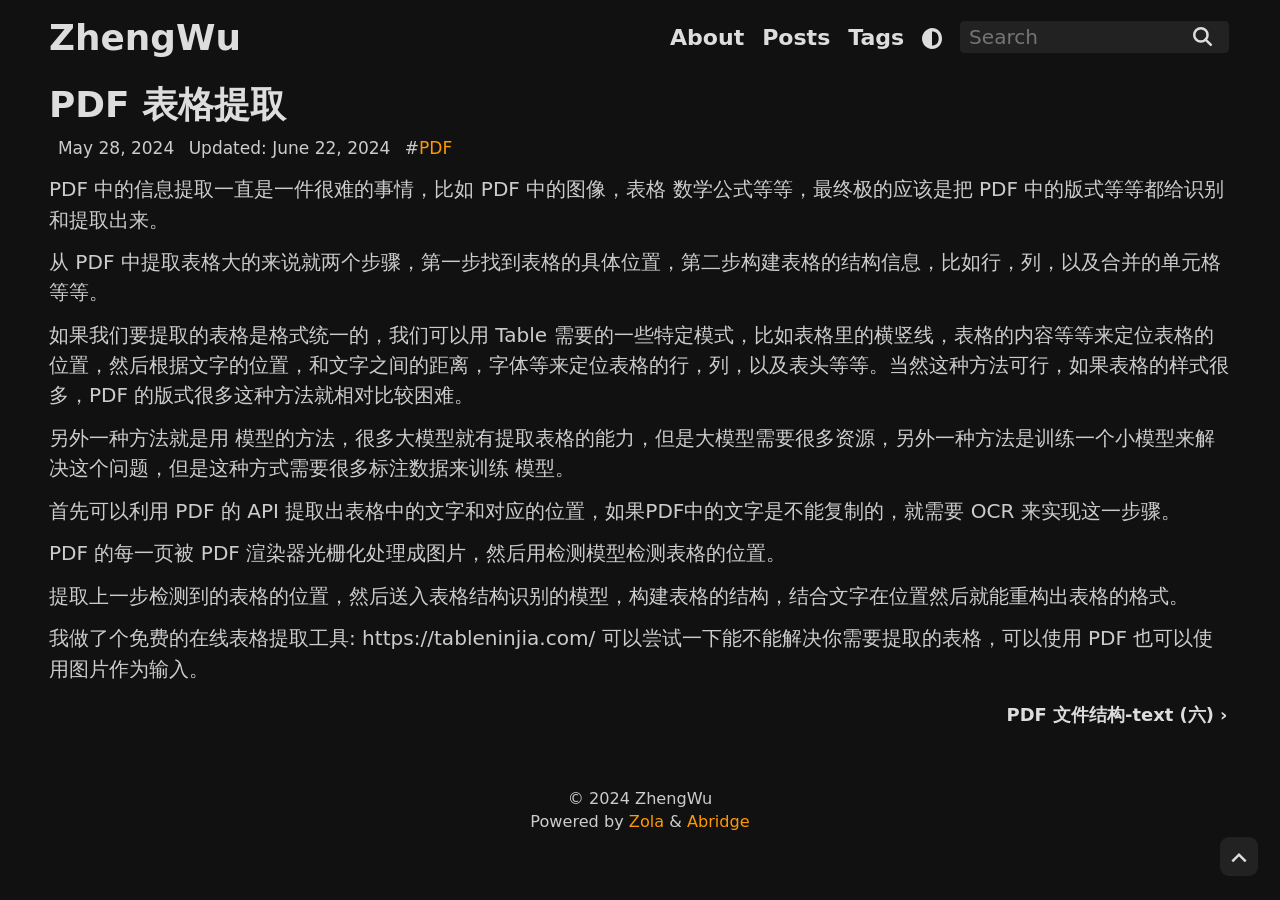
<file: pdf-table-extract/index.html>
<!DOCTYPE html>
<html lang="en">
<head>
  <script src="https://rockyzhengwu.github.io/js/theme.min.js" integrity="sha384-pb++s6uBRKaQv+iAXpgA/H3IlpLZdO14tTwuCI7uXmz4aaZdByoCcM+6BhynMq/1"></script>
  <link rel="stylesheet" href="https://rockyzhengwu.github.io/abridge.css?h=05bba1e42abce3a1e3d2" />
  <meta charset="utf-8" />
  <meta http-equiv="x-ua-compatible" content="ie=edge" />
  <meta name="viewport" content="width=device-width, initial-scale=1" />
  <meta name="base" content="https://rockyzhengwu.github.io" />
  <meta name="HandheldFriendly" content="True" />
  <meta name="mobile-web-app-capable" content="yes" />
  <meta name="apple-mobile-web-app-capable" content="yes" />
  <meta name="apple-mobile-web-app-status-bar-style" content="default" />
  <link rel="preload" as="style" class="preStyle" href="https://rockyzhengwu.github.io/katex.min.css" integrity="sha384-ZPe7yZ91iWxYumsBEOn7ieg8q/o+qh/hQpSaPow8T6BwALcXSCS6C6fSRPIAnTQs" />
  <meta name="robots" content="index, follow" />
  <meta name="googlebot" content="index, follow, max-snippet:-1, max-image-preview:large, max-video-preview:-1" />
  <meta name="bingbot" content="index, follow, max-snippet:-1, max-image-preview:large, max-video-preview:-1" />
  <title>PDF 表格提取  | ZhengWu</title>
  <meta name="copyright" content="ZhengWu" />
  <meta name="description" content="PDF 表格提取" />
  <link rel="canonical" href="https://rockyzhengwu.github.io/pdf-table-extract/" />
  <meta name="keywords" content="PDF" />
  <meta property="og:url" content="https://rockyzhengwu.github.io/pdf-table-extract/" />
  <meta name="twitter:url" content="https://rockyzhengwu.github.io/pdf-table-extract/" />
  <meta property="og:description" content="PDF 表格提取" />
  <meta name="twitter:description" content="PDF 表格提取" />
  <meta property="og:title" content="PDF 表格提取  | ZhengWu" />
  <meta name="twitter:title" content="PDF 表格提取  | ZhengWu" />
  <meta name="twitter:card" content="summary" />
  <meta property="og:site_name" content="ZhengWu" />
  <meta property="og:locale" content="en_US" />
  <meta property="og:type" content="website" />
  <meta property="og:updated_time" content="2024-06-22" />
  <script defer src="https://rockyzhengwu.github.io/js/prestyle.js?h=146f911a5e713e197057" integrity="sha384-6wbmVXuN+uOE0IR/CuCv4Xb2OtZHsboBoVmCp7ZrwOY6Z0NBOighQOCn+aWykf3n"></script>
  <script defer src="https://rockyzhengwu.github.io/js/theme_button.js?h=12a31e87fcbe7a55e953" integrity="sha384-UBxLGgFVZtEgNzOU3WqKoFT1oILftGjShFO4WIs1dO/jK7SNyz7BMYCYt5PffTxe"></script>
  <script defer src="https://rockyzhengwu.github.io/js/email.js?h=ee3dd742e11c5014fdef" integrity="sha384-y0LUfjslyVLYZvCOyhELpvKivlXAq27Vnbed54glXoe/pZSYS/Pfqghp/sQt1xcV"></script>
  <script defer src="https://rockyzhengwu.github.io/js/codecopy.js?h=0a54f99e682443925d3a" integrity="sha384-qssVvPpQgISh4PFkSBGTgXEMzuFO8Hat5m1MsdkpannoByWSTpLfBe4iEVl3+RiP"></script>
  <script defer src="https://rockyzhengwu.github.io/js/elasticlunr.min.js?h=4f648b9e42abdef9c436" integrity="sha384-Q8viz7rndi8MSNDtItDgVWNSrCumjepopRMlz2nElkWPRXDQAcfiZGJbrCJVXdtw"></script>
  <script defer src="https://rockyzhengwu.github.io/search_index.en.js?h=e78190633e46cb76bbac" integrity="sha384-IR7ZGJZXDHRVgf5EIMVcv+lnvEeXyKBLt8Gr+QpD2Se1kc1OH3Nk/MNvBvhIs2Mk"></script>
  <script defer src="https://rockyzhengwu.github.io/js/searchjava.js?h=0c21fd0f19dbcf307af5" integrity="sha384-aScgZbiqY56Pw6uIUDpeV8tyTYskJDbi097is1f7oHsc+251G6aX3HJDfJrGx3+Q"></script>
  <script defer src="https://rockyzhengwu.github.io/js/katexbundle.min.js?h=6299b774ae77579e4404" integrity="sha384-w2LtVhWr6g/pnU4E8ZCpuUruGnK6Kw2ykIJojhKGscTSRckItl1/sZigXdTjRkkI"></script>
  <noscript><link rel="stylesheet" href="https://rockyzhengwu.github.io/nojs.css" /></noscript>



<script async src="https://www.googletagmanager.com/gtag/js?id=G-CHCLQJ465V"></script>
<script>
  window.dataLayer = window.dataLayer || [];
  function gtag() {dataLayer.push(arguments);}
  gtag('js', new Date());

  gtag('config', 'G-CHCLQJ465V');
</script>
</head>
<body>
  <header>
    <nav>
      <div><h1><a href="https://rockyzhengwu.github.io" title="ZhengWu">ZhengWu</a></h1></div>
      <div>

        <div>
          <ul><li><a class="s110" href="https://rockyzhengwu.github.io/about/"> About </a></li><li><a class="s110" href="https://rockyzhengwu.github.io/archive/"> Posts </a></li><li><a class="s110" href="https://rockyzhengwu.github.io/tags/"> Tags </a></li><li><i type="reset" id="mode" class="js svgs adjust"></i></ul>
        </div>

        <div>
          <div>
            <form autocomplete=off class="js" name="goSearch" id="searchbox">
              <div class="searchd">
                <input id="searchinput" type="text" placeholder="Search" title="Search" />
                <button type="submit" title="Search" class="svgs search"></button>
              </div>
              <div class="results"><div id="suggestions"></div></div>
            </form>
          </div>
        </div>

      </div>
    </nav>
  </header>
  <main>
    <article>
      <h1><a href="https://rockyzhengwu.github.io/pdf-table-extract/">PDF 表格提取 </a></h1>

      <span class="s95"> <span class="rpad"></span> May 28, 2024 <span class="rpad"></span>Updated: June 22, 2024 <span class="rpad"></span> #<a href="https://rockyzhengwu.github.io/tags/pdf/">PDF</a> </span>

    
        <div class="block">
      <div class="blockdiv">
        <a class="b s150" href="https://rockyzhengwu.github.io/tags/pdf/">PDF (Series)</a>
        <ol>
            <li><a href="https://rockyzhengwu.github.io/pdf-overview/">PDF 文件格式(一) </a></li>
            <li><a href="https://rockyzhengwu.github.io/pdf-file-structure/">PDF 文件结构-File Structure(二) </a></li>
            <li><a href="https://rockyzhengwu.github.io/pdf-document-structure/">PDF 文件结构-Document Strcture (三) </a></li>
            <li><a href="https://rockyzhengwu.github.io/pdf-graphics/">PDF 文件结构-Graphics(四) </a></li>
            <li><a href="https://rockyzhengwu.github.io/pdf-image/">PDF 文件结构-image (五) </a></li>
            <li><a class="scur" href="https://rockyzhengwu.github.io/pdf-table-extract/">PDF 表格提取 </a></li> 
          
            <li><a href="https://rockyzhengwu.github.io/pdf-text/">PDF 文件结构-text (六) </a></li>
        </ol>
      </div>
    </div>


<p>PDF 中的信息提取一直是一件很难的事情，比如 PDF 中的图像，表格 数学公式等等，最终极的应该是把 PDF 中的版式等等都给识别和提取出来。</p>
<p>从 PDF 中提取表格大的来说就两个步骤，第一步找到表格的具体位置，第二步构建表格的结构信息，比如行，列，以及合并的单元格等等。</p>
<p>如果我们要提取的表格是格式统一的，我们可以用 Table 需要的一些特定模式，比如表格里的横竖线，表格的内容等等来定位表格的位置，然后根据文字的位置，和文字之间的距离，字体等来定位表格的行，列，以及表头等等。当然这种方法可行，如果表格的样式很多，PDF 的版式很多这种方法就相对比较困难。</p>
<p>另外一种方法就是用 模型的方法，很多大模型就有提取表格的能力，但是大模型需要很多资源，另外一种方法是训练一个小模型来解决这个问题，但是这种方式需要很多标注数据来训练 模型。</p>
<p>首先可以利用 PDF 的 API 提取出表格中的文字和对应的位置，如果PDF中的文字是不能复制的，就需要 OCR 来实现这一步骤。</p>
<p>PDF 的每一页被 PDF 渲染器光栅化处理成图片，然后用检测模型检测表格的位置。</p>
<p>提取上一步检测到的表格的位置，然后送入表格结构识别的模型，构建表格的结构，结合文字在位置然后就能重构出表格的格式。</p>
<p>我做了个免费的在线表格提取工具: https://tableninjia.com/ 可以尝试一下能不能解决你需要提取的表格，可以使用 PDF 也可以使用图片作为输入。</p>

      <nav>
        <div>
        </div>
        <div>
          <a href="https://rockyzhengwu.github.io/pdf-text/"> PDF 文件结构-text (六)  &#8250;</a>
        </div>
      </nav>
    </article>
  </main>
  <footer>
    <div class="c">
      <nav><div><a href="https://twitter.com/zhengfivefive/" target="_blank" title="Twitter"><i type="Button" class="svg twitter" title="Twitter"></i></a><a href="https://github.com/rockyzhengwu/" target="_blank" title="Github"><i type="Button" class="svg github" title="Github"></i></a></div></nav>
      <p class="s90"> &copy; <span id="year">2024</span> ZhengWu</p>
      <p class="s90">Powered by <a href="https://www.getzola.org/" target="_blank">Zola</a> & <a href="https://github.com/jieiku/abridge/" target="_blank">Abridge</a></p>
    </div>
  </footer><span class="topout">
<span class="topleft"> </span><a href="#" class="top" title="Back to Top"><i class="svgs svgh angu"></i></a>
</span>
</body>
</html>
</file>
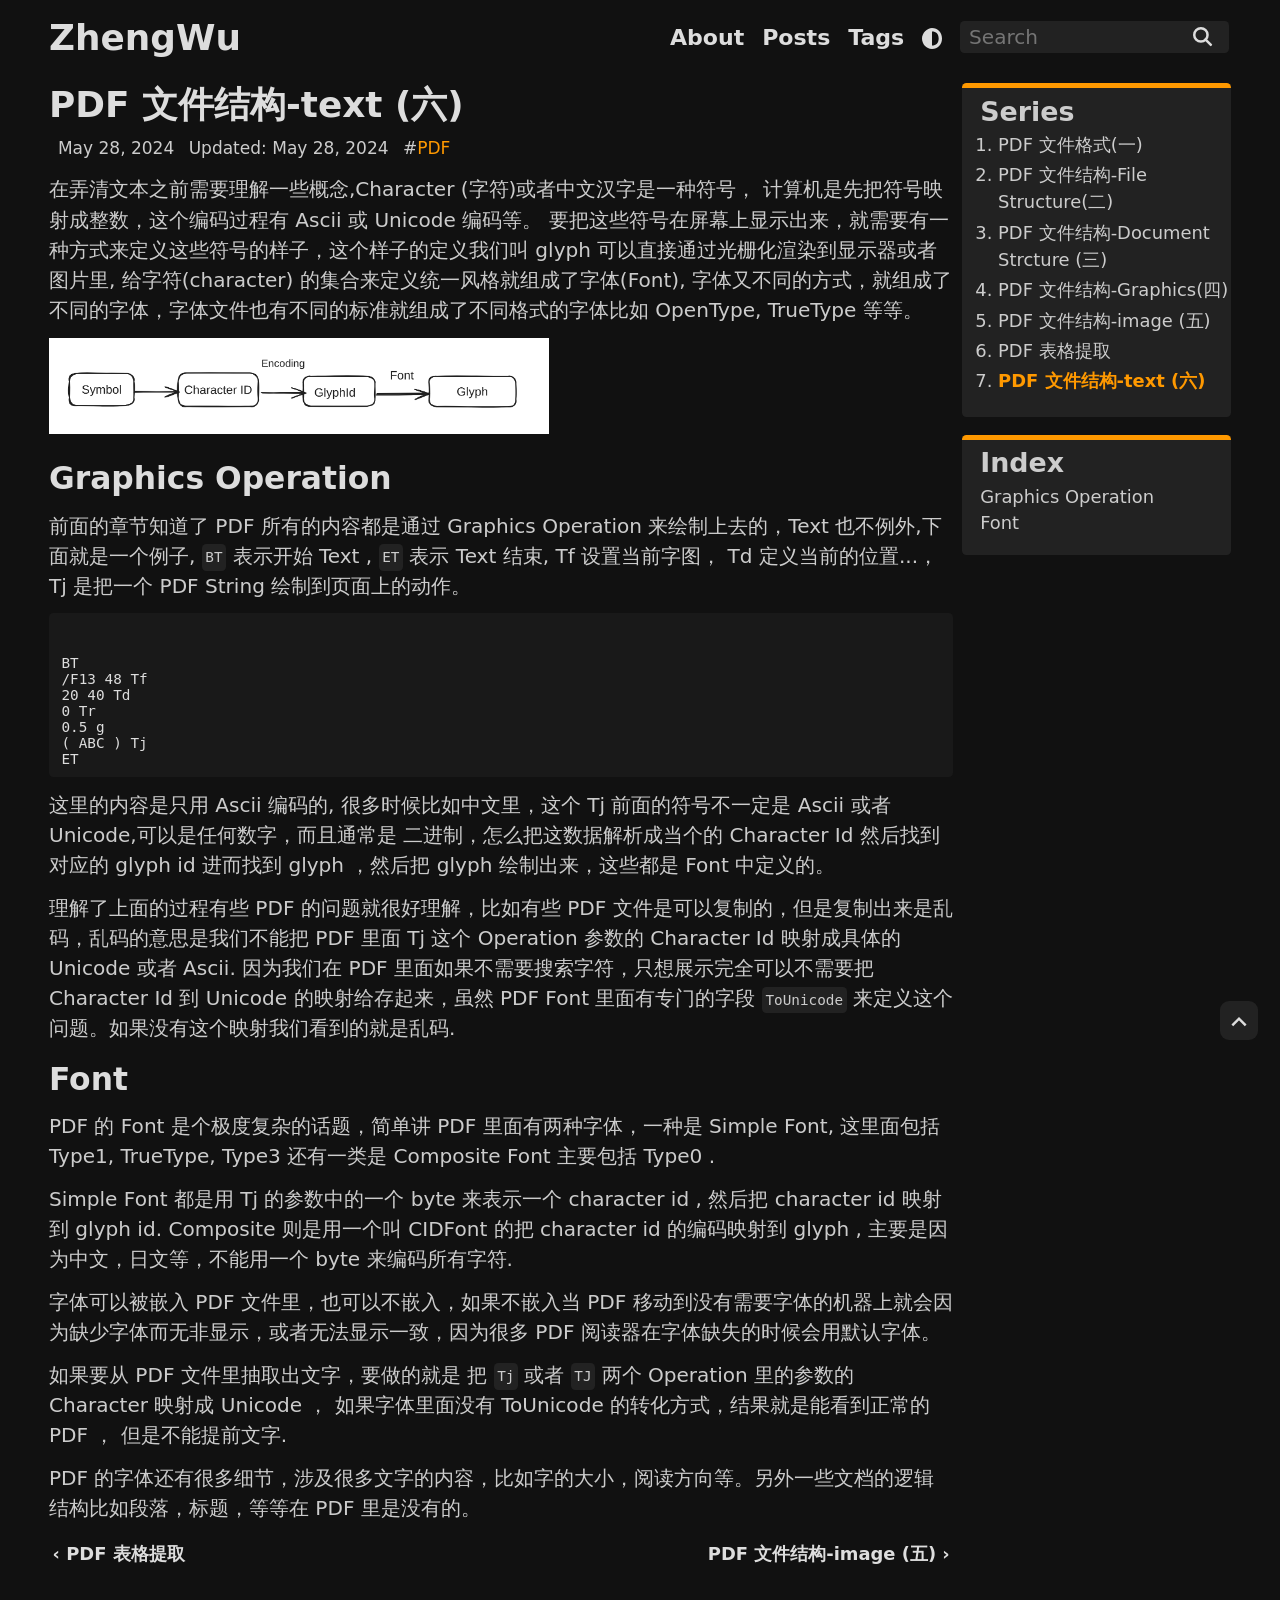
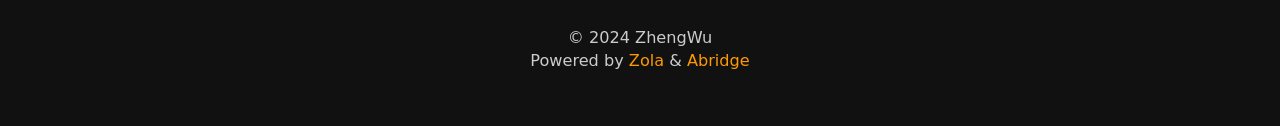
<file: pdf-text/index.html>
<!DOCTYPE html>
<html lang="en">
<head>
  <script src="https://rockyzhengwu.github.io/js/theme.min.js" integrity="sha384-pb++s6uBRKaQv+iAXpgA/H3IlpLZdO14tTwuCI7uXmz4aaZdByoCcM+6BhynMq/1"></script>
  <link rel="stylesheet" href="https://rockyzhengwu.github.io/abridge.css?h=05bba1e42abce3a1e3d2" />
  <meta charset="utf-8" />
  <meta http-equiv="x-ua-compatible" content="ie=edge" />
  <meta name="viewport" content="width=device-width, initial-scale=1" />
  <meta name="base" content="https://rockyzhengwu.github.io" />
  <meta name="HandheldFriendly" content="True" />
  <meta name="mobile-web-app-capable" content="yes" />
  <meta name="apple-mobile-web-app-capable" content="yes" />
  <meta name="apple-mobile-web-app-status-bar-style" content="default" />
  <link rel="preload" as="style" class="preStyle" href="https://rockyzhengwu.github.io/katex.min.css" integrity="sha384-ZPe7yZ91iWxYumsBEOn7ieg8q/o+qh/hQpSaPow8T6BwALcXSCS6C6fSRPIAnTQs" />
  <meta name="robots" content="index, follow" />
  <meta name="googlebot" content="index, follow, max-snippet:-1, max-image-preview:large, max-video-preview:-1" />
  <meta name="bingbot" content="index, follow, max-snippet:-1, max-image-preview:large, max-video-preview:-1" />
  <title>PDF 文件结构-text (六)  | ZhengWu</title>
  <meta name="copyright" content="ZhengWu" />
  <meta name="description" content="PDF 文件结构" />
  <link rel="canonical" href="https://rockyzhengwu.github.io/pdf-text/" />
  <meta name="keywords" content="PDF" />
  <meta property="og:url" content="https://rockyzhengwu.github.io/pdf-text/" />
  <meta name="twitter:url" content="https://rockyzhengwu.github.io/pdf-text/" />
  <meta property="og:description" content="PDF 文件结构" />
  <meta name="twitter:description" content="PDF 文件结构" />
  <meta property="og:title" content="PDF 文件结构-text (六)  | ZhengWu" />
  <meta name="twitter:title" content="PDF 文件结构-text (六)  | ZhengWu" />
  <meta name="twitter:card" content="summary" />
  <meta property="og:site_name" content="ZhengWu" />
  <meta property="og:locale" content="en_US" />
  <meta property="og:type" content="website" />
  <meta property="og:updated_time" content="2024-05-28" />
  <script defer src="https://rockyzhengwu.github.io/js/prestyle.js?h=146f911a5e713e197057" integrity="sha384-6wbmVXuN+uOE0IR/CuCv4Xb2OtZHsboBoVmCp7ZrwOY6Z0NBOighQOCn+aWykf3n"></script>
  <script defer src="https://rockyzhengwu.github.io/js/theme_button.js?h=12a31e87fcbe7a55e953" integrity="sha384-UBxLGgFVZtEgNzOU3WqKoFT1oILftGjShFO4WIs1dO/jK7SNyz7BMYCYt5PffTxe"></script>
  <script defer src="https://rockyzhengwu.github.io/js/email.js?h=ee3dd742e11c5014fdef" integrity="sha384-y0LUfjslyVLYZvCOyhELpvKivlXAq27Vnbed54glXoe/pZSYS/Pfqghp/sQt1xcV"></script>
  <script defer src="https://rockyzhengwu.github.io/js/codecopy.js?h=0a54f99e682443925d3a" integrity="sha384-qssVvPpQgISh4PFkSBGTgXEMzuFO8Hat5m1MsdkpannoByWSTpLfBe4iEVl3+RiP"></script>
  <script defer src="https://rockyzhengwu.github.io/js/elasticlunr.min.js?h=4f648b9e42abdef9c436" integrity="sha384-Q8viz7rndi8MSNDtItDgVWNSrCumjepopRMlz2nElkWPRXDQAcfiZGJbrCJVXdtw"></script>
  <script defer src="https://rockyzhengwu.github.io/search_index.en.js?h=e78190633e46cb76bbac" integrity="sha384-IR7ZGJZXDHRVgf5EIMVcv+lnvEeXyKBLt8Gr+QpD2Se1kc1OH3Nk/MNvBvhIs2Mk"></script>
  <script defer src="https://rockyzhengwu.github.io/js/searchjava.js?h=0c21fd0f19dbcf307af5" integrity="sha384-aScgZbiqY56Pw6uIUDpeV8tyTYskJDbi097is1f7oHsc+251G6aX3HJDfJrGx3+Q"></script>
  <script defer src="https://rockyzhengwu.github.io/js/katexbundle.min.js?h=6299b774ae77579e4404" integrity="sha384-w2LtVhWr6g/pnU4E8ZCpuUruGnK6Kw2ykIJojhKGscTSRckItl1/sZigXdTjRkkI"></script>
  <noscript><link rel="stylesheet" href="https://rockyzhengwu.github.io/nojs.css" /></noscript>



<script async src="https://www.googletagmanager.com/gtag/js?id=G-CHCLQJ465V"></script>
<script>
  window.dataLayer = window.dataLayer || [];
  function gtag() {dataLayer.push(arguments);}
  gtag('js', new Date());

  gtag('config', 'G-CHCLQJ465V');
</script>
</head>
<body>
  <header>
    <nav>
      <div><h1><a href="https://rockyzhengwu.github.io" title="ZhengWu">ZhengWu</a></h1></div>
      <div>

        <div>
          <ul><li><a class="s110" href="https://rockyzhengwu.github.io/about/"> About </a></li><li><a class="s110" href="https://rockyzhengwu.github.io/archive/"> Posts </a></li><li><a class="s110" href="https://rockyzhengwu.github.io/tags/"> Tags </a></li><li><i type="reset" id="mode" class="js svgs adjust"></i></ul>
        </div>

        <div>
          <div>
            <form autocomplete=off class="js" name="goSearch" id="searchbox">
              <div class="searchd">
                <input id="searchinput" type="text" placeholder="Search" title="Search" />
                <button type="submit" title="Search" class="svgs search"></button>
              </div>
              <div class="results"><div id="suggestions"></div></div>
            </form>
          </div>
        </div>

      </div>
    </nav>
  </header>
  <main>
    <article>
      <h1><a href="https://rockyzhengwu.github.io/pdf-text/">PDF 文件结构-text (六) </a></h1>

      <span class="s95"> <span class="rpad"></span> May 28, 2024 <span class="rpad"></span>Updated: May 28, 2024 <span class="rpad"></span> #<a href="https://rockyzhengwu.github.io/tags/pdf/">PDF</a> </span>

    
        <div class="block">
      <div class="blockdiv">
        <a class="b s150" href="https://rockyzhengwu.github.io/tags/pdf/">PDF (Series)</a>
        <ol>
            <li><a href="https://rockyzhengwu.github.io/pdf-overview/">PDF 文件格式(一) </a></li>
            <li><a href="https://rockyzhengwu.github.io/pdf-file-structure/">PDF 文件结构-File Structure(二) </a></li>
            <li><a href="https://rockyzhengwu.github.io/pdf-document-structure/">PDF 文件结构-Document Strcture (三) </a></li>
            <li><a href="https://rockyzhengwu.github.io/pdf-graphics/">PDF 文件结构-Graphics(四) </a></li>
            <li><a href="https://rockyzhengwu.github.io/pdf-image/">PDF 文件结构-image (五) </a></li>
            <li><a href="https://rockyzhengwu.github.io/pdf-table-extract/">PDF 表格提取 </a></li>
            <li><a class="scur" href="https://rockyzhengwu.github.io/pdf-text/">PDF 文件结构-text (六) </a></li> 
          
        </ol>
      </div>
    </div>


<p>在弄清文本之前需要理解一些概念,Character (字符)或者中文汉字是一种符号，
计算机是先把符号映射成整数，这个编码过程有 Ascii 或 Unicode 编码等。
要把这些符号在屏幕上显示出来，就需要有一种方式来定义这些符号的样子，这个样子的定义我们叫 glyph 可以直接通过光栅化渲染到显示器或者图片里, 给字符(character) 的集合来定义统一风格就组成了字体(Font), 字体又不同的方式，就组成了不同的字体，字体文件也有不同的标准就组成了不同格式的字体比如 OpenType, TrueType 等等。</p>
<p><a href="https://rockyzhengwu.github.io/pdf-text/./pdf_text.png"><img src="./pdf_text.png" width="500"/></a></p>
<h2 id="graphics-operation">Graphics Operation</h2>
<p>前面的章节知道了 PDF 所有的内容都是通过 Graphics Operation 来绘制上去的，Text 也不例外,下面就是一个例子, <code>BT</code> 表示开始 Text , <code>ET</code> 表示 Text 结束, Tf 设置当前字图， Td 定义当前的位置...， Tj 是把一个 PDF String 绘制到页面上的动作。</p>
<pre class="z-code"><code><span class="z-text z-plain">BT
</span><span class="z-text z-plain">/F13 48 Tf
</span><span class="z-text z-plain">20 40 Td
</span><span class="z-text z-plain">0 Tr
</span><span class="z-text z-plain">0.5 g
</span><span class="z-text z-plain">( ABC ) Tj
</span><span class="z-text z-plain">ET
</span></code></pre>
<p>这里的内容是只用 Ascii 编码的, 很多时候比如中文里，这个 Tj 前面的符号不一定是 Ascii 或者 Unicode,可以是任何数字，而且通常是 二进制，怎么把这数据解析成当个的 Character Id 然后找到对应的 glyph id 进而找到 glyph ，然后把 glyph 绘制出来，这些都是 Font 中定义的。</p>
<p>理解了上面的过程有些 PDF 的问题就很好理解，比如有些 PDF 文件是可以复制的，但是复制出来是乱码，乱码的意思是我们不能把 PDF 里面 Tj 这个 Operation 参数的 Character Id 映射成具体的 Unicode 或者 Ascii. 
因为我们在 PDF 里面如果不需要搜索字符，只想展示完全可以不需要把 Character Id 到 Unicode 的映射给存起来，虽然 PDF Font 里面有专门的字段 <code>ToUnicode</code> 来定义这个问题。如果没有这个映射我们看到的就是乱码.</p>
<h2 id="font">Font</h2>
<p>PDF 的 Font 是个极度复杂的话题，简单讲 PDF 里面有两种字体，一种是 Simple Font, 这里面包括 Type1, TrueType, Type3 还有一类是 Composite Font 主要包括 Type0 .</p>
<p>Simple Font 都是用 Tj 的参数中的一个 byte 来表示一个 character id , 然后把 character id 映射到 glyph id. Composite 则是用一个叫 CIDFont 的把 character id 的编码映射到 glyph , 主要是因为中文，日文等，不能用一个 byte 来编码所有字符.</p>
<p>字体可以被嵌入 PDF 文件里，也可以不嵌入，如果不嵌入当 PDF 移动到没有需要字体的机器上就会因为缺少字体而无非显示，或者无法显示一致，因为很多 PDF 阅读器在字体缺失的时候会用默认字体。</p>
<p>如果要从 PDF 文件里抽取出文字，要做的就是 把 <code>Tj</code> 或者 <code>TJ</code> 两个 Operation 里的参数的 Character 映射成 Unicode ， 如果字体里面没有 ToUnicode 的转化方式，结果就是能看到正常的 PDF ， 但是不能提前文字.</p>
<p>PDF 的字体还有很多细节，涉及很多文字的内容，比如字的大小，阅读方向等。另外一些文档的逻辑结构比如段落，标题，等等在 PDF 里是没有的。</p>

      <nav>
        <div>
          <a href="https://rockyzhengwu.github.io/pdf-table-extract/">&#8249; PDF 表格提取 </a>
        </div>
        <div>
          <a href="https://rockyzhengwu.github.io/pdf-image/"> PDF 文件结构-image (五)  &#8250;</a>
        </div>
      </nav>
    </article>

    <div class="sblock">
      <div class="blockdiv">
        <a class="b s150" href="https://rockyzhengwu.github.io/tags/pdf/">Series</a>
        <ol>
            
      <li><a href="https://rockyzhengwu.github.io/pdf-overview/">PDF 文件格式(一) </a></li>
            
      <li><a href="https://rockyzhengwu.github.io/pdf-file-structure/">PDF 文件结构-File Structure(二) </a></li>
            
      <li><a href="https://rockyzhengwu.github.io/pdf-document-structure/">PDF 文件结构-Document Strcture (三) </a></li>
            
      <li><a href="https://rockyzhengwu.github.io/pdf-graphics/">PDF 文件结构-Graphics(四) </a></li>
            
      <li><a href="https://rockyzhengwu.github.io/pdf-image/">PDF 文件结构-image (五) </a></li>
            
      <li><a href="https://rockyzhengwu.github.io/pdf-table-extract/">PDF 表格提取 </a></li>
            
      <li><a class="scur" href="https://rockyzhengwu.github.io/pdf-text/">PDF 文件结构-text (六) </a></li>
    
        </ol>
      </div>

      <div class="blockdiv sticky">
        <a class="b s150" href="#">Index</a>
        <div>
          <a href="#graphics-operation">Graphics Operation</a>
        </div>
        <div>
          <a href="#font">Font</a>
        </div>
      </div>
    </div>
  </main>
  <footer>
    <div class="c">
      <nav><div><a href="https://twitter.com/zhengfivefive/" target="_blank" title="Twitter"><i type="Button" class="svg twitter" title="Twitter"></i></a><a href="https://github.com/rockyzhengwu/" target="_blank" title="Github"><i type="Button" class="svg github" title="Github"></i></a></div></nav>
      <p class="s90"> &copy; <span id="year">2024</span> ZhengWu</p>
      <p class="s90">Powered by <a href="https://www.getzola.org/" target="_blank">Zola</a> & <a href="https://github.com/jieiku/abridge/" target="_blank">Abridge</a></p>
    </div>
  </footer><span class="topout">
<span class="topleft"> </span><a href="#" class="top" title="Back to Top"><i class="svgs svgh angu"></i></a>
</span>
</body>
</html>
</file>
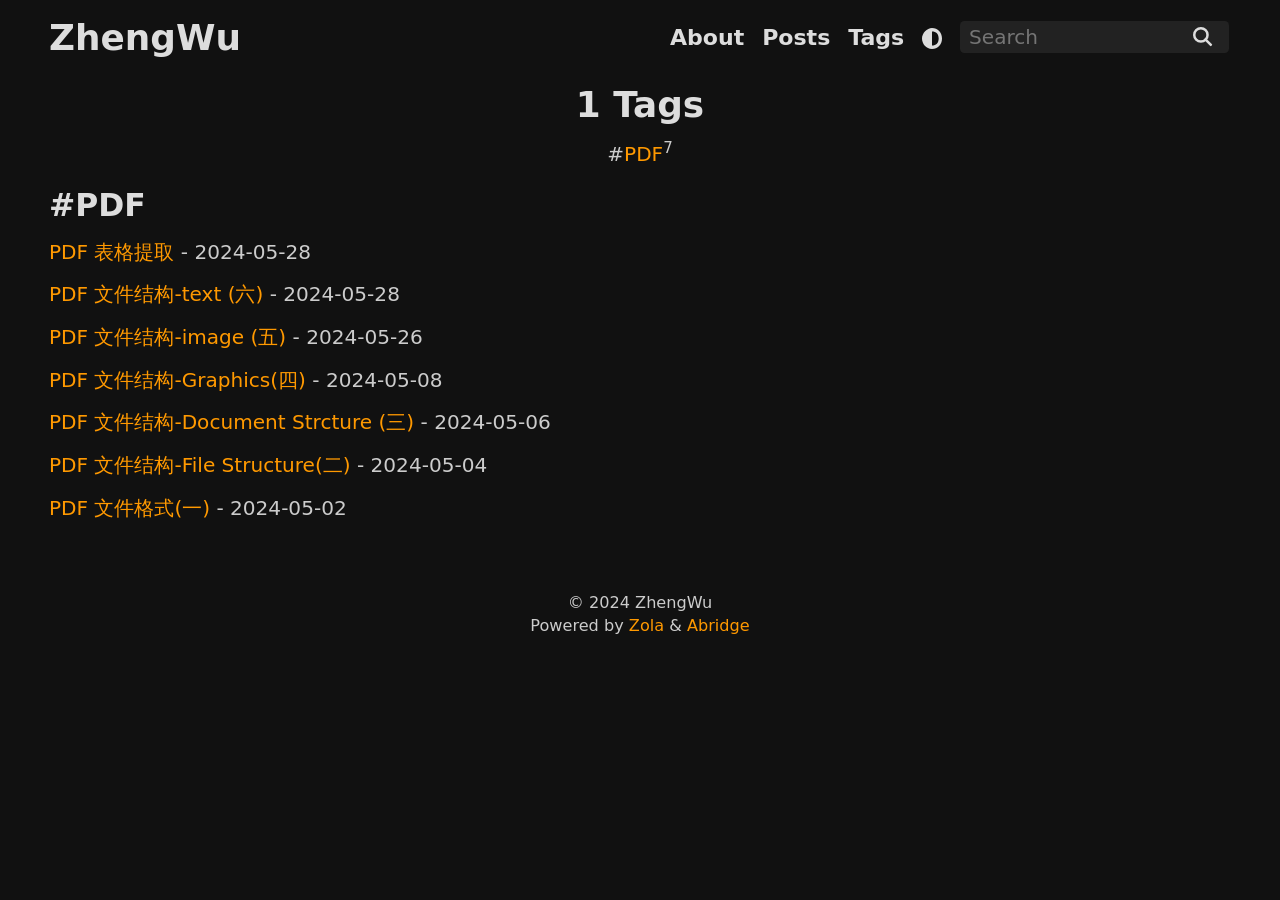
<file: tags/index.html>
<!DOCTYPE html>
<html lang="en">
<head>
  <script src="https://rockyzhengwu.github.io/js/theme.min.js" integrity="sha384-pb++s6uBRKaQv+iAXpgA/H3IlpLZdO14tTwuCI7uXmz4aaZdByoCcM+6BhynMq/1"></script>
  <link rel="stylesheet" href="https://rockyzhengwu.github.io/abridge.css?h=05bba1e42abce3a1e3d2" />
  <meta charset="utf-8" />
  <meta http-equiv="x-ua-compatible" content="ie=edge" />
  <meta name="viewport" content="width=device-width, initial-scale=1" />
  <meta name="base" content="https://rockyzhengwu.github.io" />
  <meta name="HandheldFriendly" content="True" />
  <meta name="mobile-web-app-capable" content="yes" />
  <meta name="apple-mobile-web-app-capable" content="yes" />
  <meta name="apple-mobile-web-app-status-bar-style" content="default" />
  <link rel="preload" as="style" class="preStyle" href="https://rockyzhengwu.github.io/katex.min.css" integrity="sha384-ZPe7yZ91iWxYumsBEOn7ieg8q/o+qh/hQpSaPow8T6BwALcXSCS6C6fSRPIAnTQs" />
  <meta name="robots" content="index, follow" />
  <meta name="googlebot" content="index, follow, max-snippet:-1, max-image-preview:large, max-video-preview:-1" />
  <meta name="bingbot" content="index, follow, max-snippet:-1, max-image-preview:large, max-video-preview:-1" />
  <title>Tags | ZhengWu</title>
  <meta name="copyright" content="ZhengWu" />
  <meta name="description" content="" />
  <link rel="canonical" href="https://rockyzhengwu.github.io/tags/" />
  <meta property="og:url" content="https://rockyzhengwu.github.io/tags/" />
  <meta name="twitter:url" content="https://rockyzhengwu.github.io/tags/" />
  <meta property="og:description" content="" />
  <meta name="twitter:description" content="" />
  <meta property="og:title" content="ZhengWu" />
  <meta name="twitter:title" content="ZhengWu" />
  <meta name="twitter:card" content="summary" />
  <meta property="og:site_name" content="ZhengWu" />
  <meta property="og:locale" content="en_US" />
  <meta property="og:type" content="website" />
  <meta property="og:updated_time" content="2023-05-15T07:07:00-07:00" />
  <script defer src="https://rockyzhengwu.github.io/js/prestyle.js?h=146f911a5e713e197057" integrity="sha384-6wbmVXuN+uOE0IR/CuCv4Xb2OtZHsboBoVmCp7ZrwOY6Z0NBOighQOCn+aWykf3n"></script>
  <script defer src="https://rockyzhengwu.github.io/js/theme_button.js?h=12a31e87fcbe7a55e953" integrity="sha384-UBxLGgFVZtEgNzOU3WqKoFT1oILftGjShFO4WIs1dO/jK7SNyz7BMYCYt5PffTxe"></script>
  <script defer src="https://rockyzhengwu.github.io/js/email.js?h=ee3dd742e11c5014fdef" integrity="sha384-y0LUfjslyVLYZvCOyhELpvKivlXAq27Vnbed54glXoe/pZSYS/Pfqghp/sQt1xcV"></script>
  <script defer src="https://rockyzhengwu.github.io/js/codecopy.js?h=0a54f99e682443925d3a" integrity="sha384-qssVvPpQgISh4PFkSBGTgXEMzuFO8Hat5m1MsdkpannoByWSTpLfBe4iEVl3+RiP"></script>
  <script defer src="https://rockyzhengwu.github.io/js/elasticlunr.min.js?h=4f648b9e42abdef9c436" integrity="sha384-Q8viz7rndi8MSNDtItDgVWNSrCumjepopRMlz2nElkWPRXDQAcfiZGJbrCJVXdtw"></script>
  <script defer src="https://rockyzhengwu.github.io/search_index.en.js?h=e78190633e46cb76bbac" integrity="sha384-IR7ZGJZXDHRVgf5EIMVcv+lnvEeXyKBLt8Gr+QpD2Se1kc1OH3Nk/MNvBvhIs2Mk"></script>
  <script defer src="https://rockyzhengwu.github.io/js/searchjava.js?h=0c21fd0f19dbcf307af5" integrity="sha384-aScgZbiqY56Pw6uIUDpeV8tyTYskJDbi097is1f7oHsc+251G6aX3HJDfJrGx3+Q"></script>
  <script defer src="https://rockyzhengwu.github.io/js/katexbundle.min.js?h=6299b774ae77579e4404" integrity="sha384-w2LtVhWr6g/pnU4E8ZCpuUruGnK6Kw2ykIJojhKGscTSRckItl1/sZigXdTjRkkI"></script>
  <noscript><link rel="stylesheet" href="https://rockyzhengwu.github.io/nojs.css" /></noscript>



<script async src="https://www.googletagmanager.com/gtag/js?id=G-CHCLQJ465V"></script>
<script>
  window.dataLayer = window.dataLayer || [];
  function gtag() {dataLayer.push(arguments);}
  gtag('js', new Date());

  gtag('config', 'G-CHCLQJ465V');
</script>
</head>
<body>
  <header>
    <nav>
      <div><h1><a href="https://rockyzhengwu.github.io" title="ZhengWu">ZhengWu</a></h1></div>
      <div>

        <div>
          <ul><li><a class="s110" href="https://rockyzhengwu.github.io/about/"> About </a></li><li><a class="s110" href="https://rockyzhengwu.github.io/archive/"> Posts </a></li><li><a class="s110" href="https://rockyzhengwu.github.io/tags/"> Tags </a></li><li><i type="reset" id="mode" class="js svgs adjust"></i></ul>
        </div>

        <div>
          <div>
            <form autocomplete=off class="js" name="goSearch" id="searchbox">
              <div class="searchd">
                <input id="searchinput" type="text" placeholder="Search" title="Search" />
                <button type="submit" title="Search" class="svgs search"></button>
              </div>
              <div class="results"><div id="suggestions"></div></div>
            </form>
          </div>
        </div>

      </div>
    </nav>
  </header>
  <main>
    <div>
      <div class="c">
        <h1>1 Tags </h1>
        <p> #<a href="#PDF">PDF</a><sup>7</sup> </p>
      </div>
      <h2 id="PDF">#<a href="https://rockyzhengwu.github.io/tags/pdf/">PDF</a></h2>
      <p><a href="https://rockyzhengwu.github.io/pdf-table-extract/">PDF 表格提取 </a> - <time datetime="2024-05-28">2024-05-28</time></p>
      <p><a href="https://rockyzhengwu.github.io/pdf-text/">PDF 文件结构-text (六) </a> - <time datetime="2024-05-28">2024-05-28</time></p>
      <p><a href="https://rockyzhengwu.github.io/pdf-image/">PDF 文件结构-image (五) </a> - <time datetime="2024-05-26">2024-05-26</time></p>
      <p><a href="https://rockyzhengwu.github.io/pdf-graphics/">PDF 文件结构-Graphics(四) </a> - <time datetime="2024-05-08">2024-05-08</time></p>
      <p><a href="https://rockyzhengwu.github.io/pdf-document-structure/">PDF 文件结构-Document Strcture (三) </a> - <time datetime="2024-05-06">2024-05-06</time></p>
      <p><a href="https://rockyzhengwu.github.io/pdf-file-structure/">PDF 文件结构-File Structure(二) </a> - <time datetime="2024-05-04">2024-05-04</time></p>
      <p><a href="https://rockyzhengwu.github.io/pdf-overview/">PDF 文件格式(一) </a> - <time datetime="2024-05-02">2024-05-02</time></p>
    </div>
  </main>
  <footer>
    <div class="c">
      <nav><div><a href="https://twitter.com/zhengfivefive/" target="_blank" title="Twitter"><i type="Button" class="svg twitter" title="Twitter"></i></a><a href="https://github.com/rockyzhengwu/" target="_blank" title="Github"><i type="Button" class="svg github" title="Github"></i></a></div></nav>
      <p class="s90"> &copy; <span id="year">2024</span> ZhengWu</p>
      <p class="s90">Powered by <a href="https://www.getzola.org/" target="_blank">Zola</a> & <a href="https://github.com/jieiku/abridge/" target="_blank">Abridge</a></p>
    </div>
  </footer>
</body>
</html>
</file>
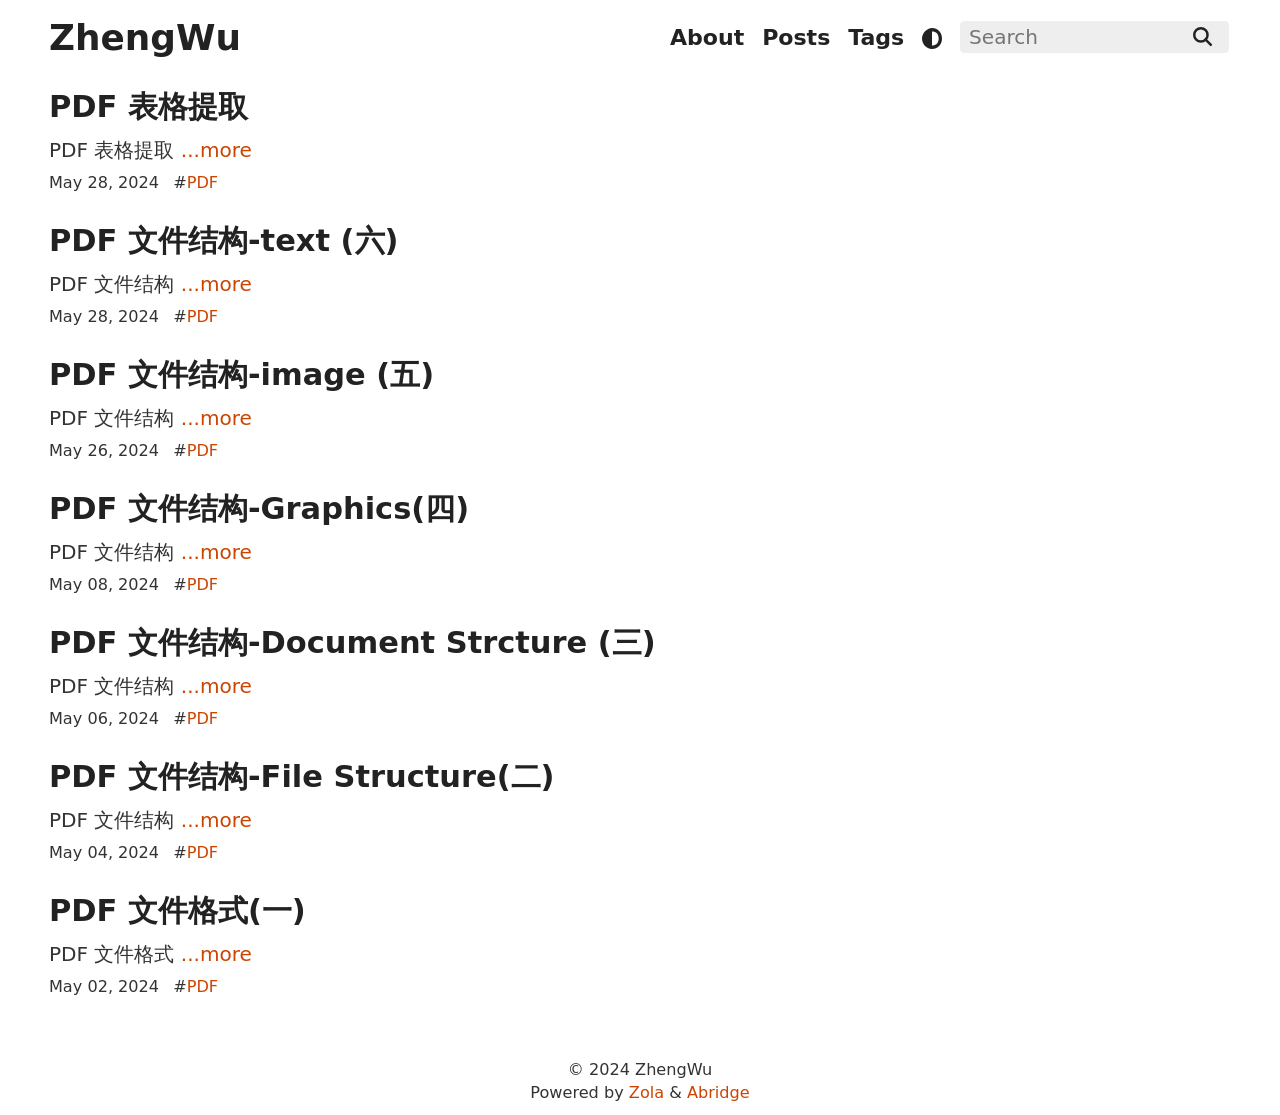
<file: page/1/index.html>
<!doctype html>
<meta charset="utf-8">
<link rel="canonical" href="https://rockyzhengwu.github.io/">
<meta http-equiv="refresh" content="0; url=https://rockyzhengwu.github.io/">
<title>Redirect</title>
<p><a href="https://rockyzhengwu.github.io/">Click here</a> to be redirected.</p>
</file>
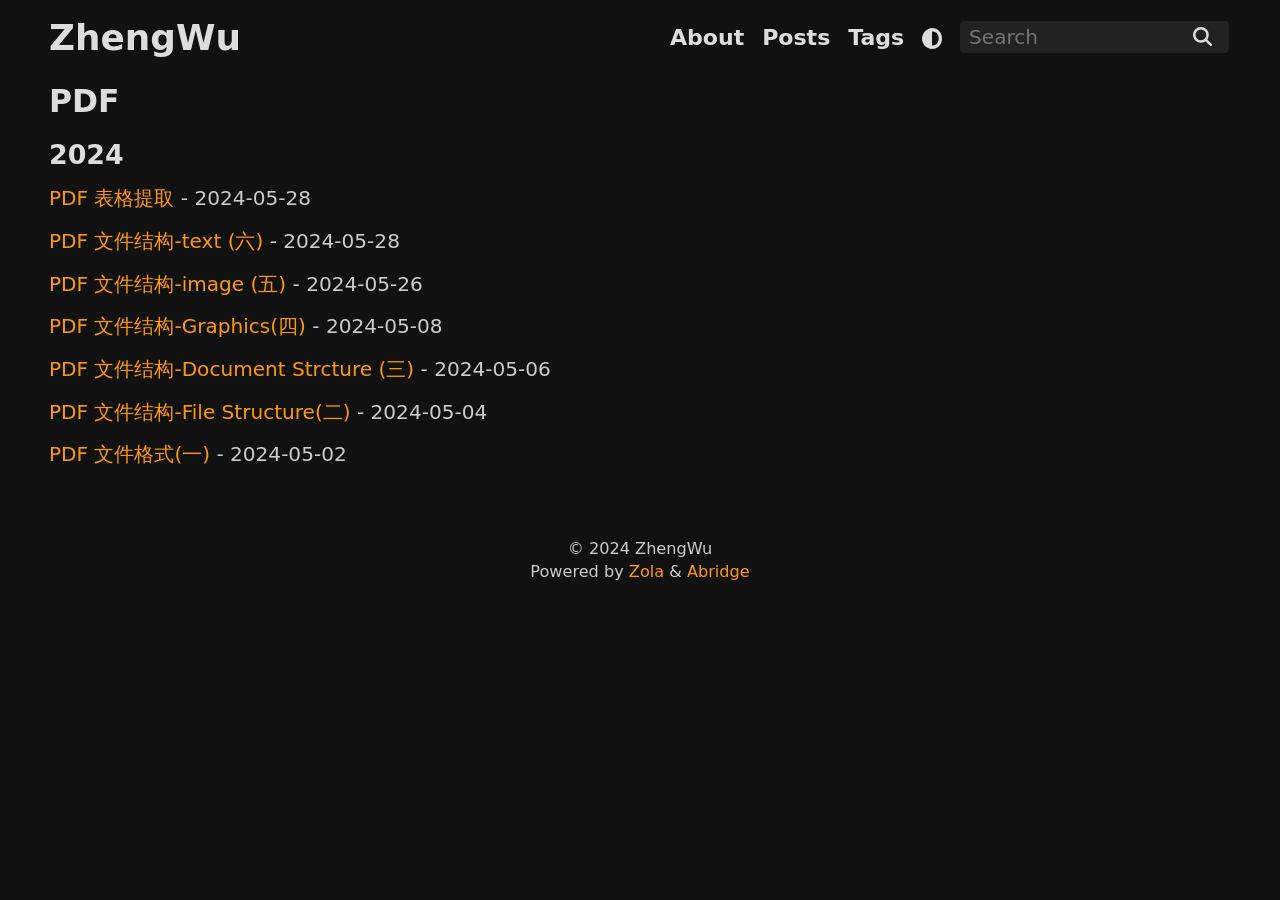
<file: tags/pdf/index.html>
<!DOCTYPE html>
<html lang="en">
<head>
  <script src="https://rockyzhengwu.github.io/js/theme.min.js" integrity="sha384-pb++s6uBRKaQv+iAXpgA/H3IlpLZdO14tTwuCI7uXmz4aaZdByoCcM+6BhynMq/1"></script>
  <link rel="stylesheet" href="https://rockyzhengwu.github.io/abridge.css?h=05bba1e42abce3a1e3d2" />
  <meta charset="utf-8" />
  <meta http-equiv="x-ua-compatible" content="ie=edge" />
  <meta name="viewport" content="width=device-width, initial-scale=1" />
  <meta name="base" content="https://rockyzhengwu.github.io" />
  <meta name="HandheldFriendly" content="True" />
  <meta name="mobile-web-app-capable" content="yes" />
  <meta name="apple-mobile-web-app-capable" content="yes" />
  <meta name="apple-mobile-web-app-status-bar-style" content="default" />
  <link rel="preload" as="style" class="preStyle" href="https://rockyzhengwu.github.io/katex.min.css" integrity="sha384-ZPe7yZ91iWxYumsBEOn7ieg8q/o+qh/hQpSaPow8T6BwALcXSCS6C6fSRPIAnTQs" />
  <meta name="robots" content="index, follow" />
  <meta name="googlebot" content="index, follow, max-snippet:-1, max-image-preview:large, max-video-preview:-1" />
  <meta name="bingbot" content="index, follow, max-snippet:-1, max-image-preview:large, max-video-preview:-1" />
  <title>PDF tag | ZhengWu</title>
  <meta name="copyright" content="ZhengWu" />
  <meta name="description" content="" />
  <link rel="canonical" href="https://rockyzhengwu.github.io/tags/pdf/" />
  <meta property="og:url" content="https://rockyzhengwu.github.io/tags/pdf/" />
  <meta name="twitter:url" content="https://rockyzhengwu.github.io/tags/pdf/" />
  <meta property="og:description" content="" />
  <meta name="twitter:description" content="" />
  <meta property="og:title" content="ZhengWu" />
  <meta name="twitter:title" content="ZhengWu" />
  <meta name="twitter:card" content="summary" />
  <meta property="og:site_name" content="ZhengWu" />
  <meta property="og:locale" content="en_US" />
  <meta property="og:type" content="website" />
  <meta property="og:updated_time" content="2023-05-15T07:07:00-07:00" />
  <script defer src="https://rockyzhengwu.github.io/js/prestyle.js?h=146f911a5e713e197057" integrity="sha384-6wbmVXuN+uOE0IR/CuCv4Xb2OtZHsboBoVmCp7ZrwOY6Z0NBOighQOCn+aWykf3n"></script>
  <script defer src="https://rockyzhengwu.github.io/js/theme_button.js?h=12a31e87fcbe7a55e953" integrity="sha384-UBxLGgFVZtEgNzOU3WqKoFT1oILftGjShFO4WIs1dO/jK7SNyz7BMYCYt5PffTxe"></script>
  <script defer src="https://rockyzhengwu.github.io/js/email.js?h=ee3dd742e11c5014fdef" integrity="sha384-y0LUfjslyVLYZvCOyhELpvKivlXAq27Vnbed54glXoe/pZSYS/Pfqghp/sQt1xcV"></script>
  <script defer src="https://rockyzhengwu.github.io/js/codecopy.js?h=0a54f99e682443925d3a" integrity="sha384-qssVvPpQgISh4PFkSBGTgXEMzuFO8Hat5m1MsdkpannoByWSTpLfBe4iEVl3+RiP"></script>
  <script defer src="https://rockyzhengwu.github.io/js/elasticlunr.min.js?h=4f648b9e42abdef9c436" integrity="sha384-Q8viz7rndi8MSNDtItDgVWNSrCumjepopRMlz2nElkWPRXDQAcfiZGJbrCJVXdtw"></script>
  <script defer src="https://rockyzhengwu.github.io/search_index.en.js?h=e78190633e46cb76bbac" integrity="sha384-IR7ZGJZXDHRVgf5EIMVcv+lnvEeXyKBLt8Gr+QpD2Se1kc1OH3Nk/MNvBvhIs2Mk"></script>
  <script defer src="https://rockyzhengwu.github.io/js/searchjava.js?h=0c21fd0f19dbcf307af5" integrity="sha384-aScgZbiqY56Pw6uIUDpeV8tyTYskJDbi097is1f7oHsc+251G6aX3HJDfJrGx3+Q"></script>
  <script defer src="https://rockyzhengwu.github.io/js/katexbundle.min.js?h=6299b774ae77579e4404" integrity="sha384-w2LtVhWr6g/pnU4E8ZCpuUruGnK6Kw2ykIJojhKGscTSRckItl1/sZigXdTjRkkI"></script>
  <noscript><link rel="stylesheet" href="https://rockyzhengwu.github.io/nojs.css" /></noscript>



<script async src="https://www.googletagmanager.com/gtag/js?id=G-CHCLQJ465V"></script>
<script>
  window.dataLayer = window.dataLayer || [];
  function gtag() {dataLayer.push(arguments);}
  gtag('js', new Date());

  gtag('config', 'G-CHCLQJ465V');
</script>
</head>
<body>
  <header>
    <nav>
      <div><h1><a href="https://rockyzhengwu.github.io" title="ZhengWu">ZhengWu</a></h1></div>
      <div>

        <div>
          <ul><li><a class="s110" href="https://rockyzhengwu.github.io/about/"> About </a></li><li><a class="s110" href="https://rockyzhengwu.github.io/archive/"> Posts </a></li><li><a class="s110" href="https://rockyzhengwu.github.io/tags/"> Tags </a></li><li><i type="reset" id="mode" class="js svgs adjust"></i></ul>
        </div>

        <div>
          <div>
            <form autocomplete=off class="js" name="goSearch" id="searchbox">
              <div class="searchd">
                <input id="searchinput" type="text" placeholder="Search" title="Search" />
                <button type="submit" title="Search" class="svgs search"></button>
              </div>
              <div class="results"><div id="suggestions"></div></div>
            </form>
          </div>
        </div>

      </div>
    </nav>
  </header>
  <main>
    <div>
      <h2>PDF</h2>
      <h3>2024</h3>
      <p><a href="https://rockyzhengwu.github.io/pdf-table-extract/">PDF 表格提取 </a> - <time datetime="2024-05-28">2024-05-28</time></p>
      <p><a href="https://rockyzhengwu.github.io/pdf-text/">PDF 文件结构-text (六) </a> - <time datetime="2024-05-28">2024-05-28</time></p>
      <p><a href="https://rockyzhengwu.github.io/pdf-image/">PDF 文件结构-image (五) </a> - <time datetime="2024-05-26">2024-05-26</time></p>
      <p><a href="https://rockyzhengwu.github.io/pdf-graphics/">PDF 文件结构-Graphics(四) </a> - <time datetime="2024-05-08">2024-05-08</time></p>
      <p><a href="https://rockyzhengwu.github.io/pdf-document-structure/">PDF 文件结构-Document Strcture (三) </a> - <time datetime="2024-05-06">2024-05-06</time></p>
      <p><a href="https://rockyzhengwu.github.io/pdf-file-structure/">PDF 文件结构-File Structure(二) </a> - <time datetime="2024-05-04">2024-05-04</time></p>
      <p><a href="https://rockyzhengwu.github.io/pdf-overview/">PDF 文件格式(一) </a> - <time datetime="2024-05-02">2024-05-02</time></p>
    </div>
  </main>
  <footer>
    <div class="c">
      <nav><div><a href="https://twitter.com/zhengfivefive/" target="_blank" title="Twitter"><i type="Button" class="svg twitter" title="Twitter"></i></a><a href="https://github.com/rockyzhengwu/" target="_blank" title="Github"><i type="Button" class="svg github" title="Github"></i></a></div></nav>
      <p class="s90"> &copy; <span id="year">2024</span> ZhengWu</p>
      <p class="s90">Powered by <a href="https://www.getzola.org/" target="_blank">Zola</a> & <a href="https://github.com/jieiku/abridge/" target="_blank">Abridge</a></p>
    </div>
  </footer>
</body>
</html>
</file>
